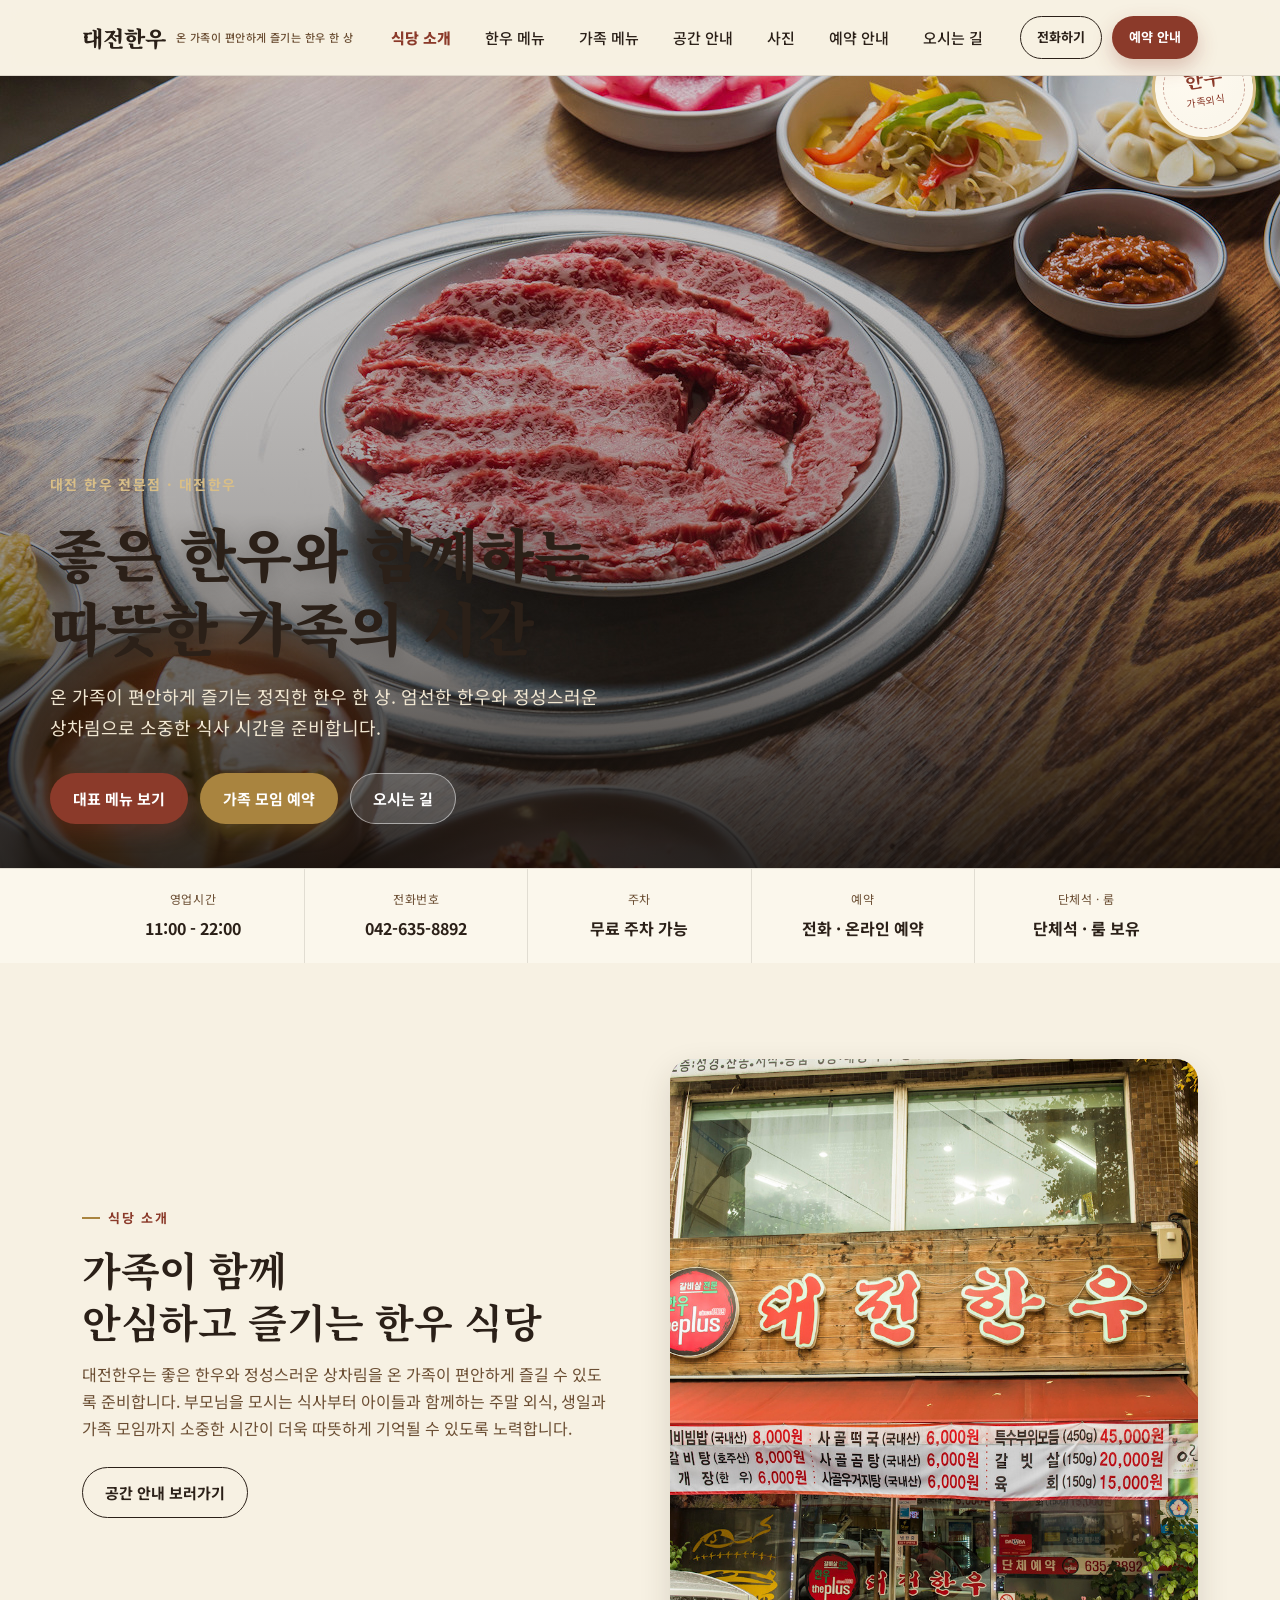
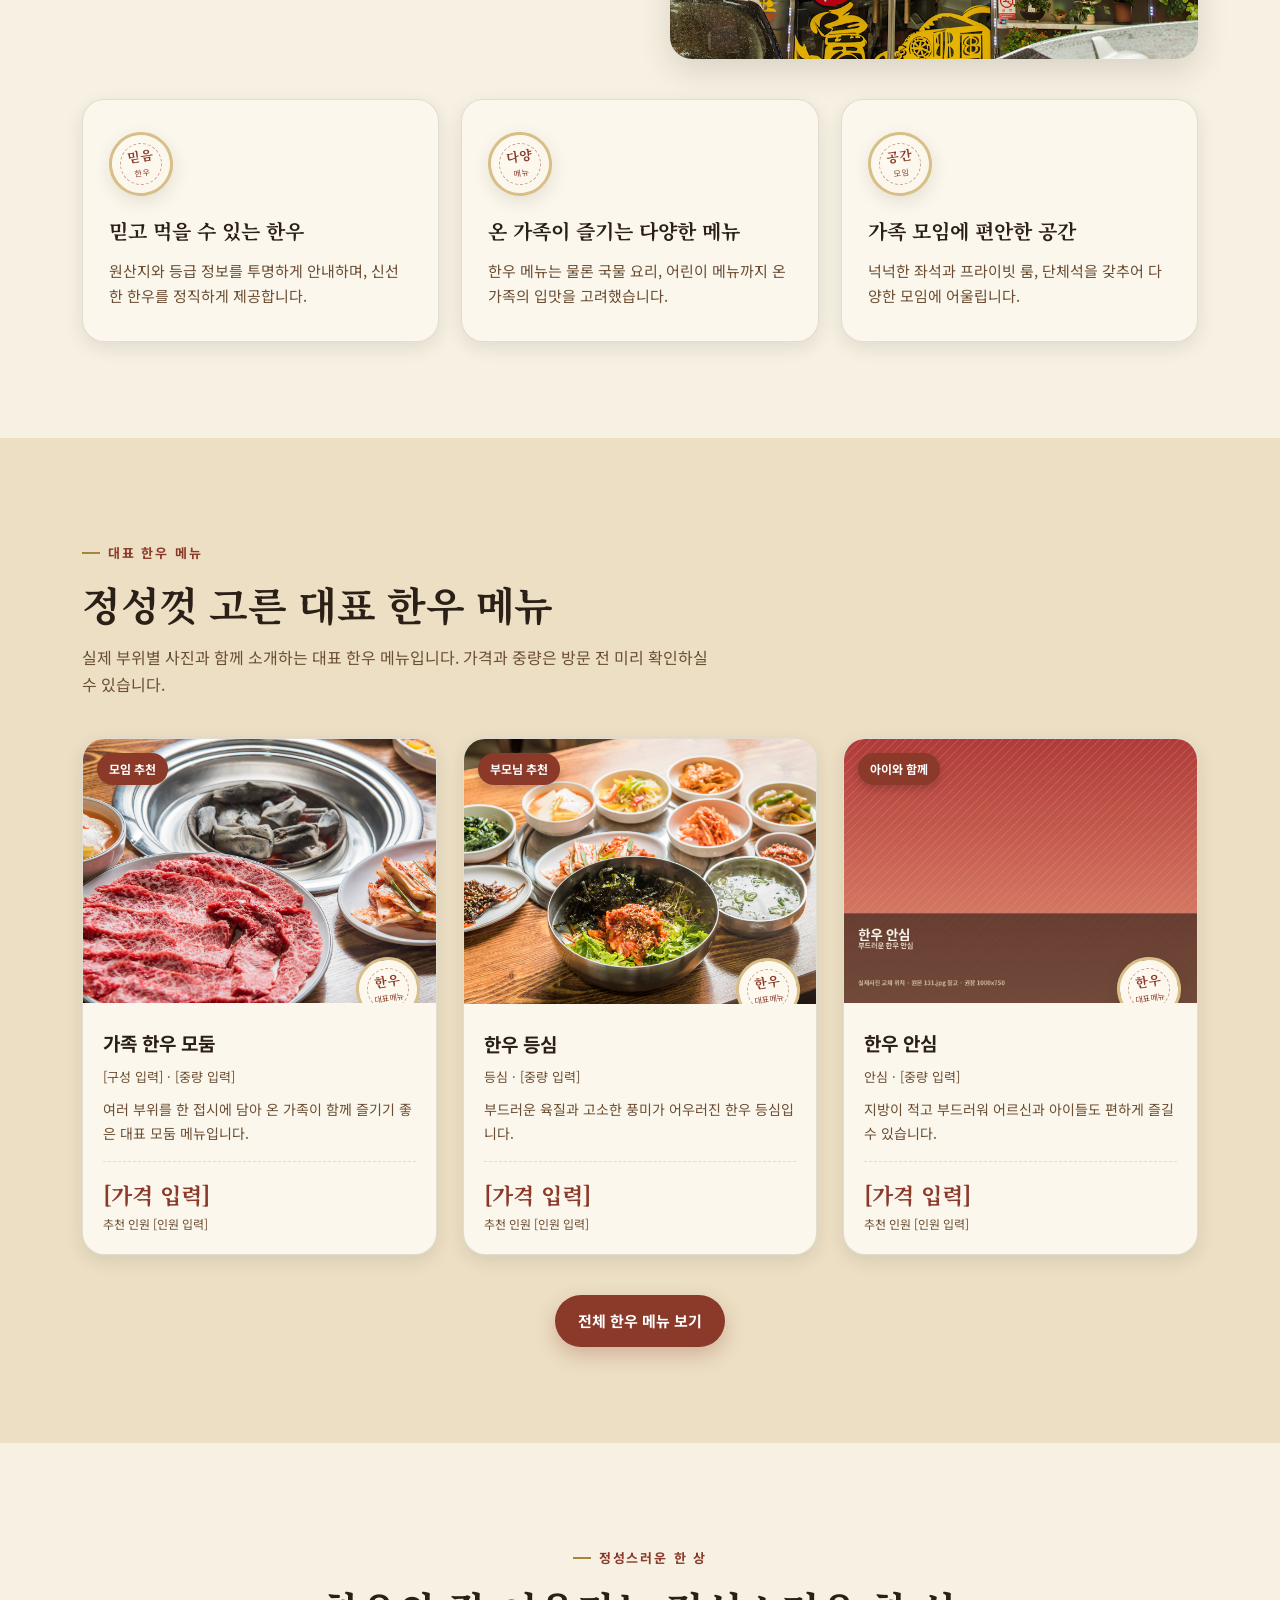
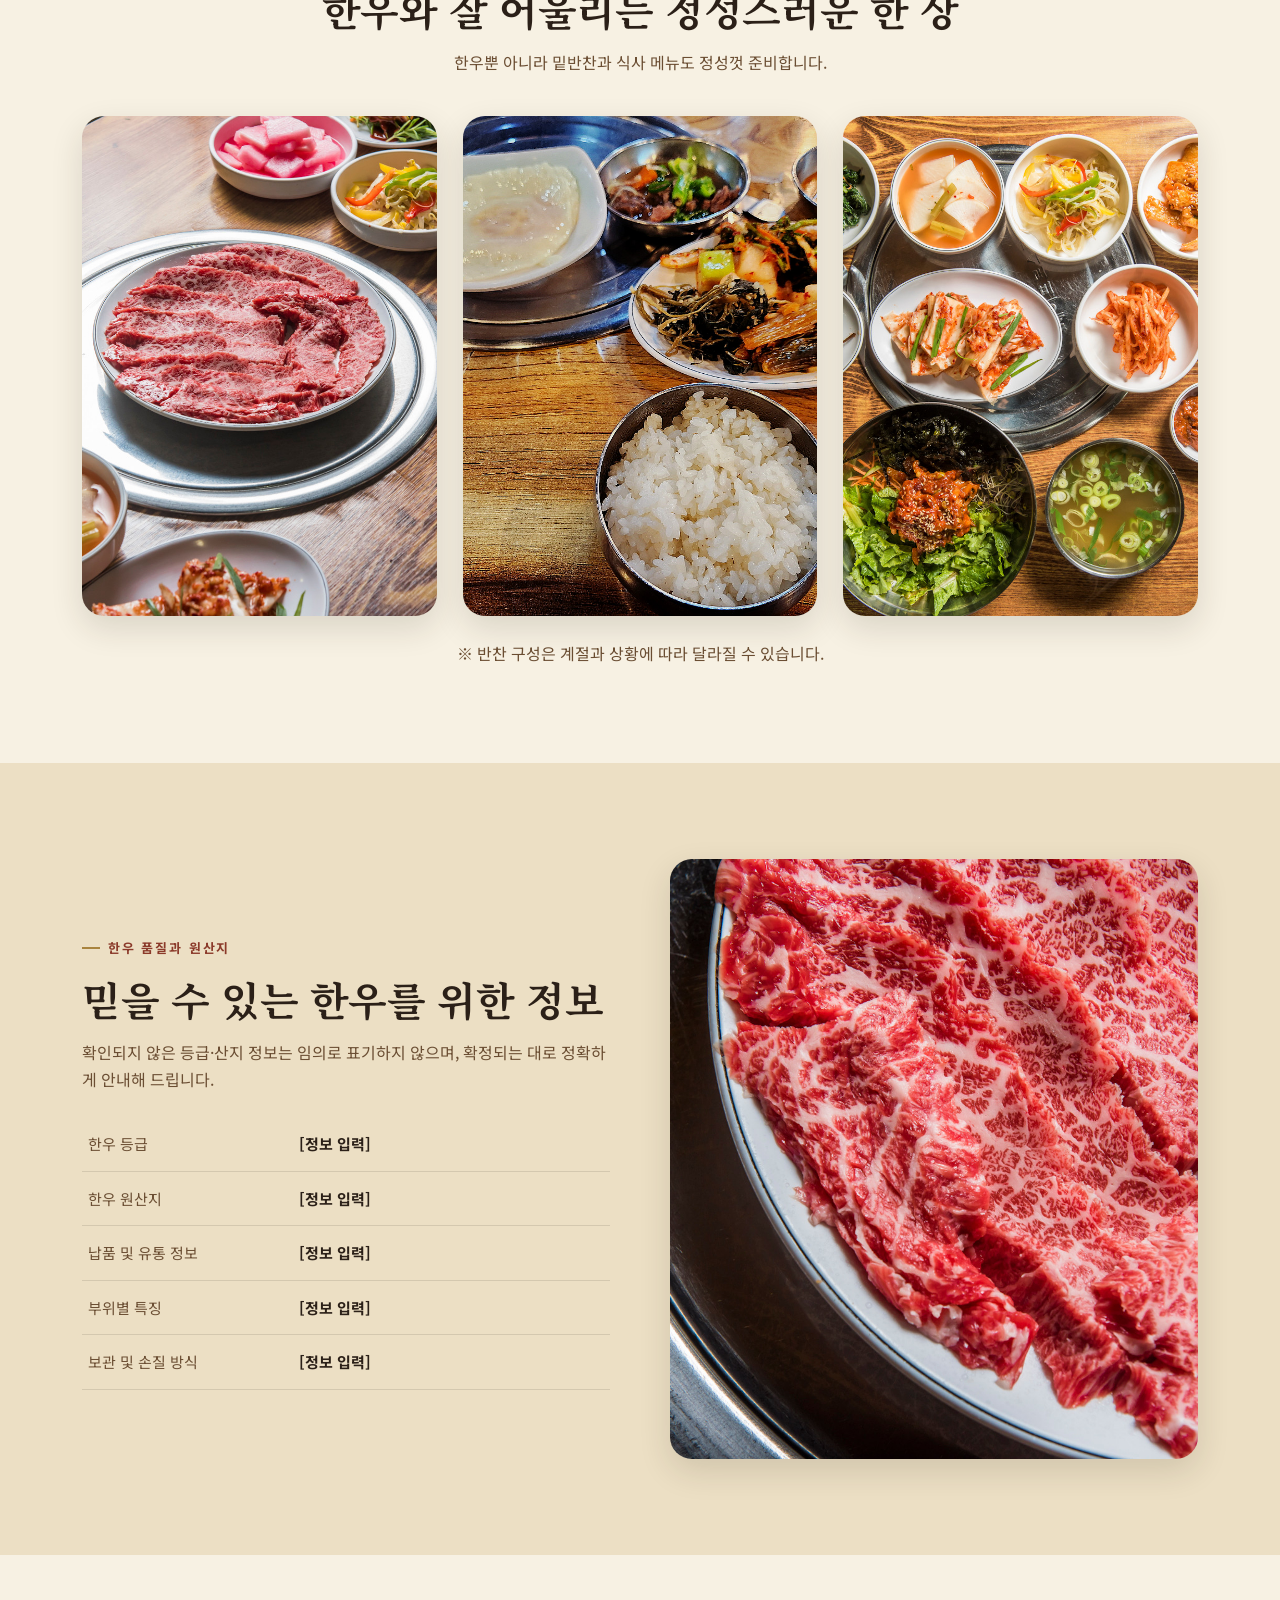
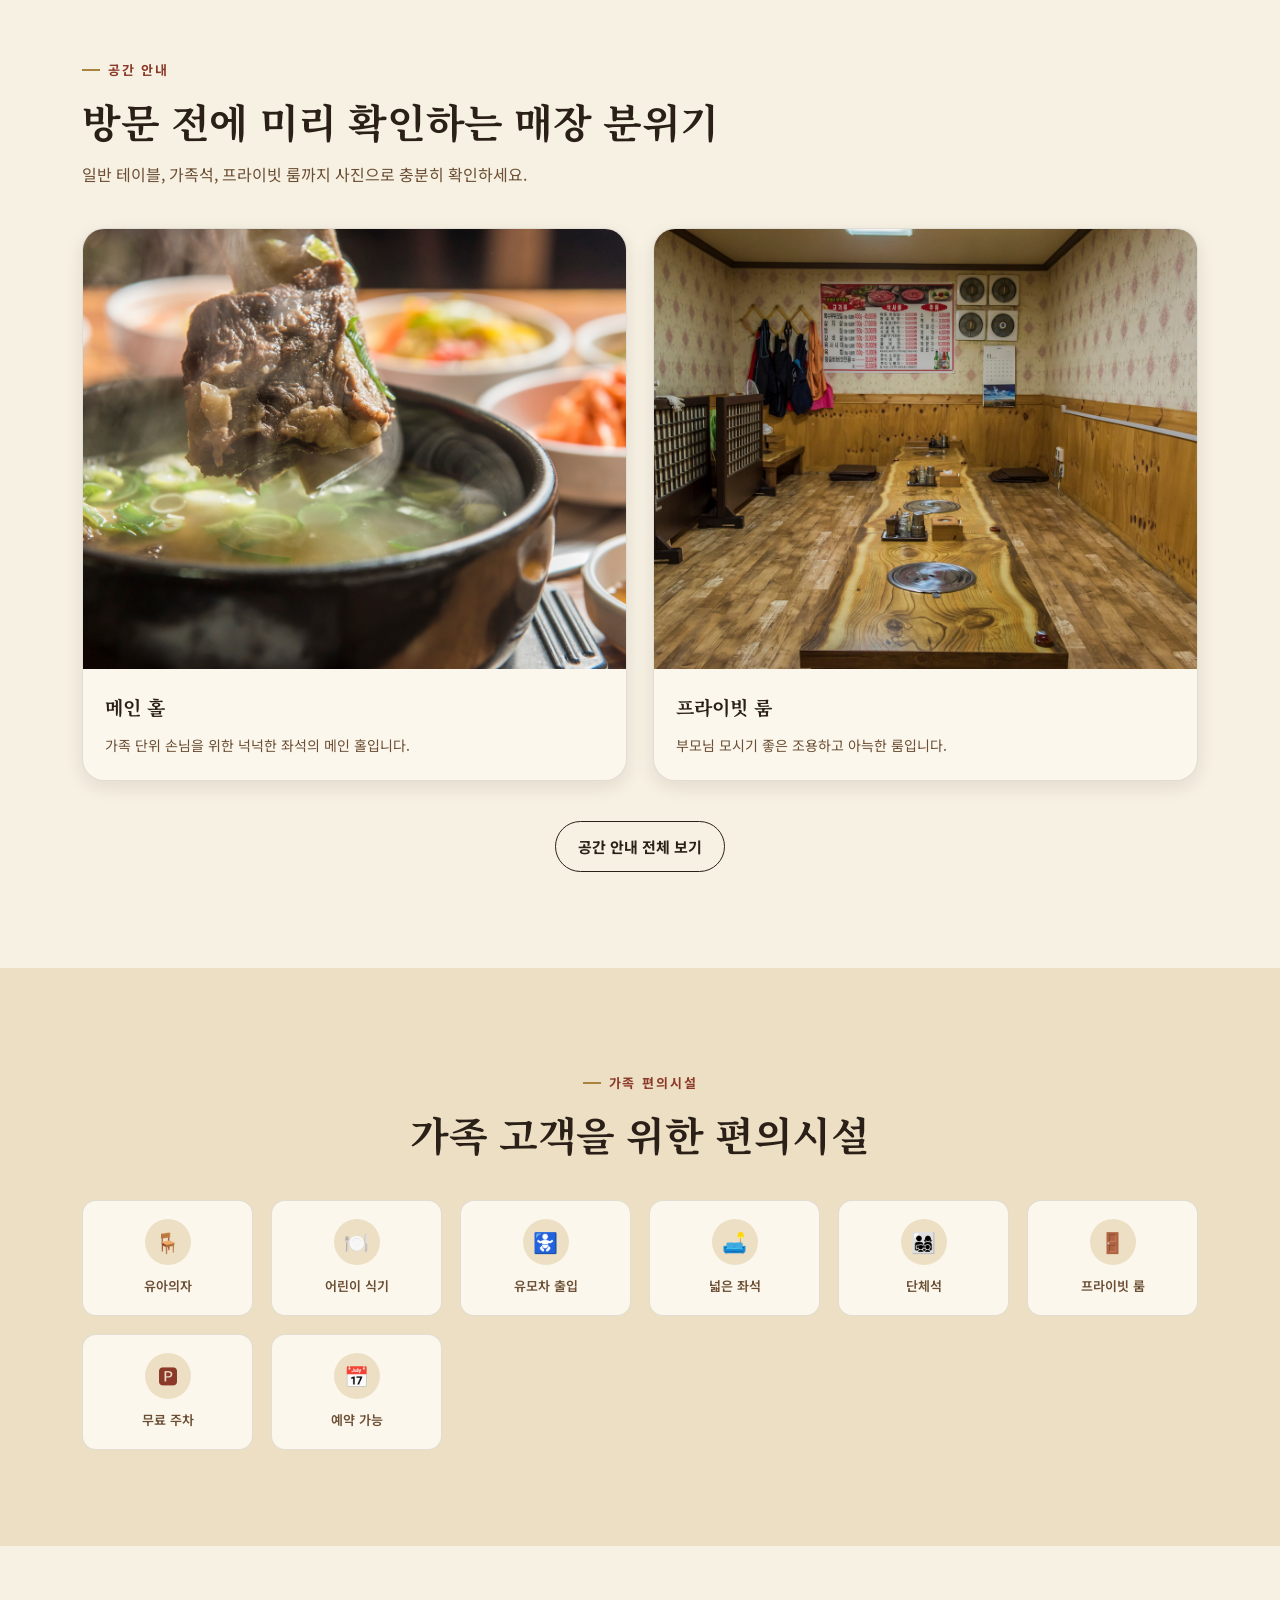
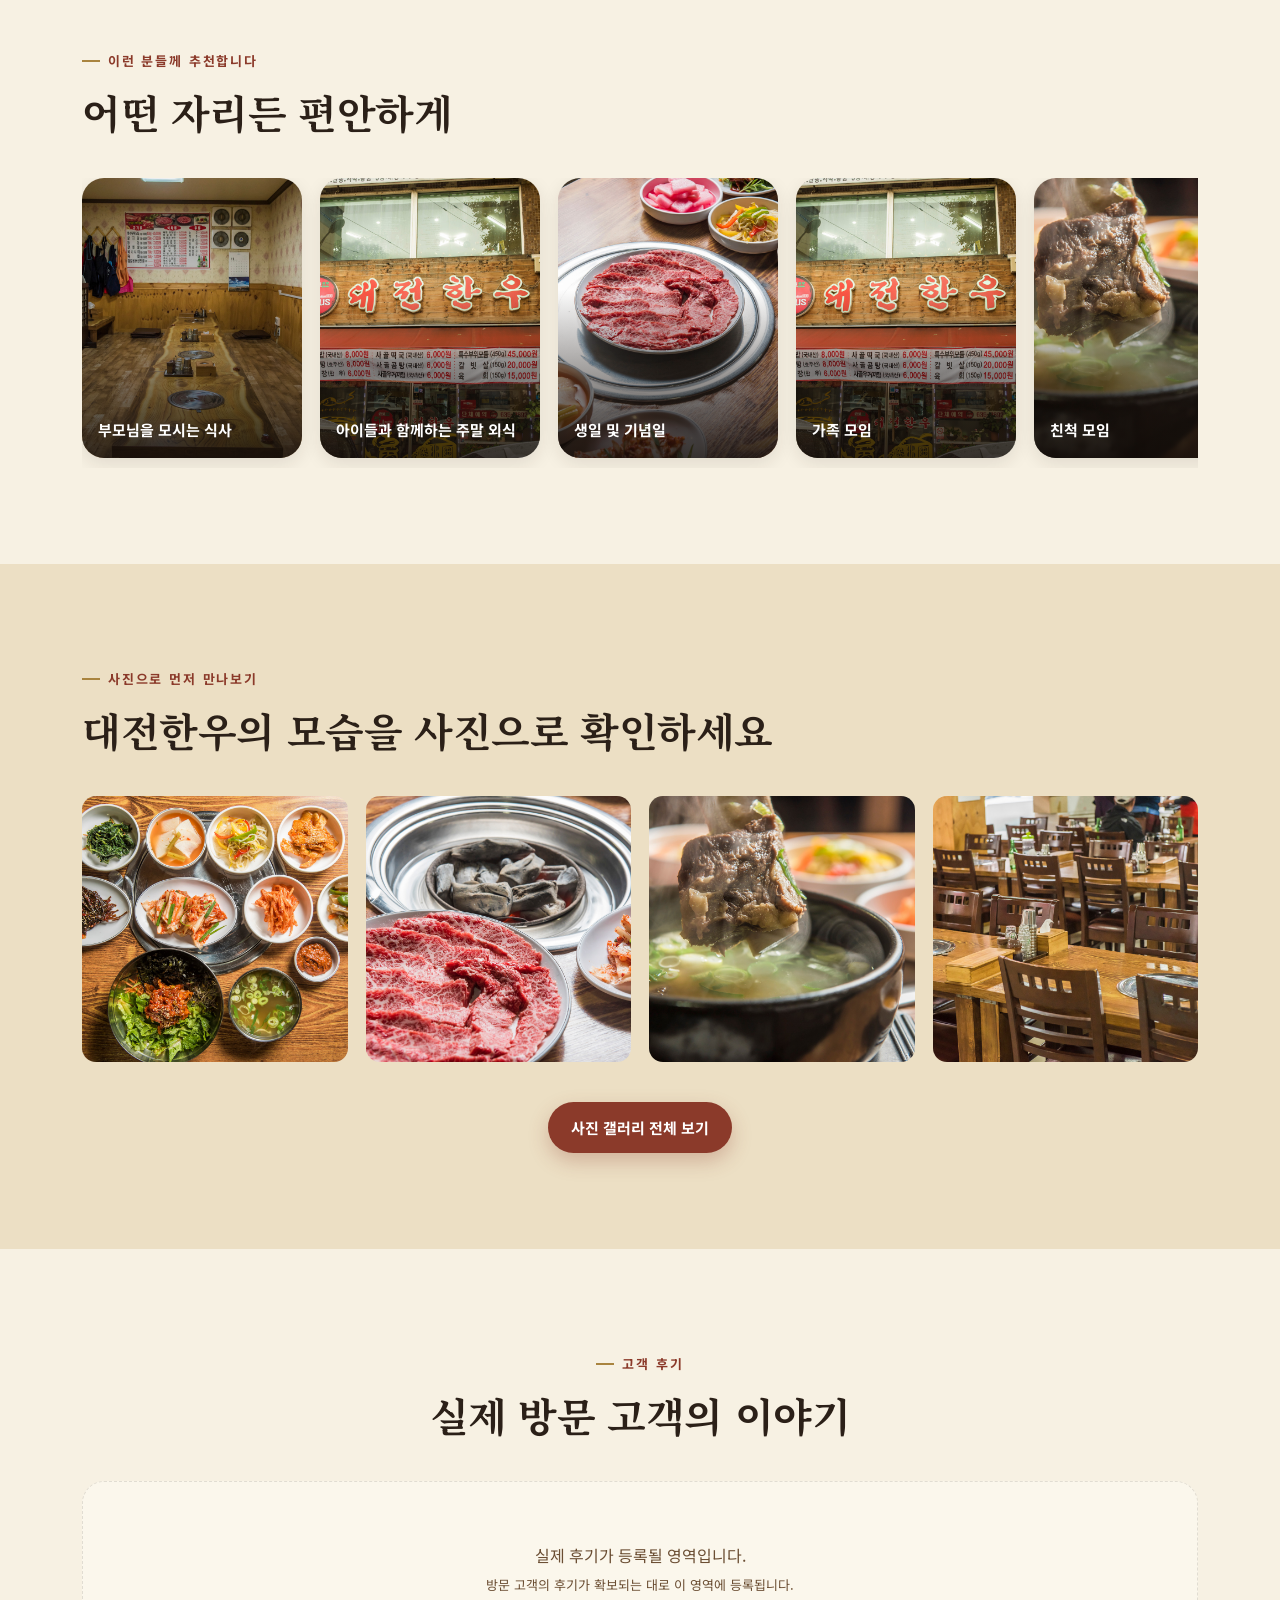
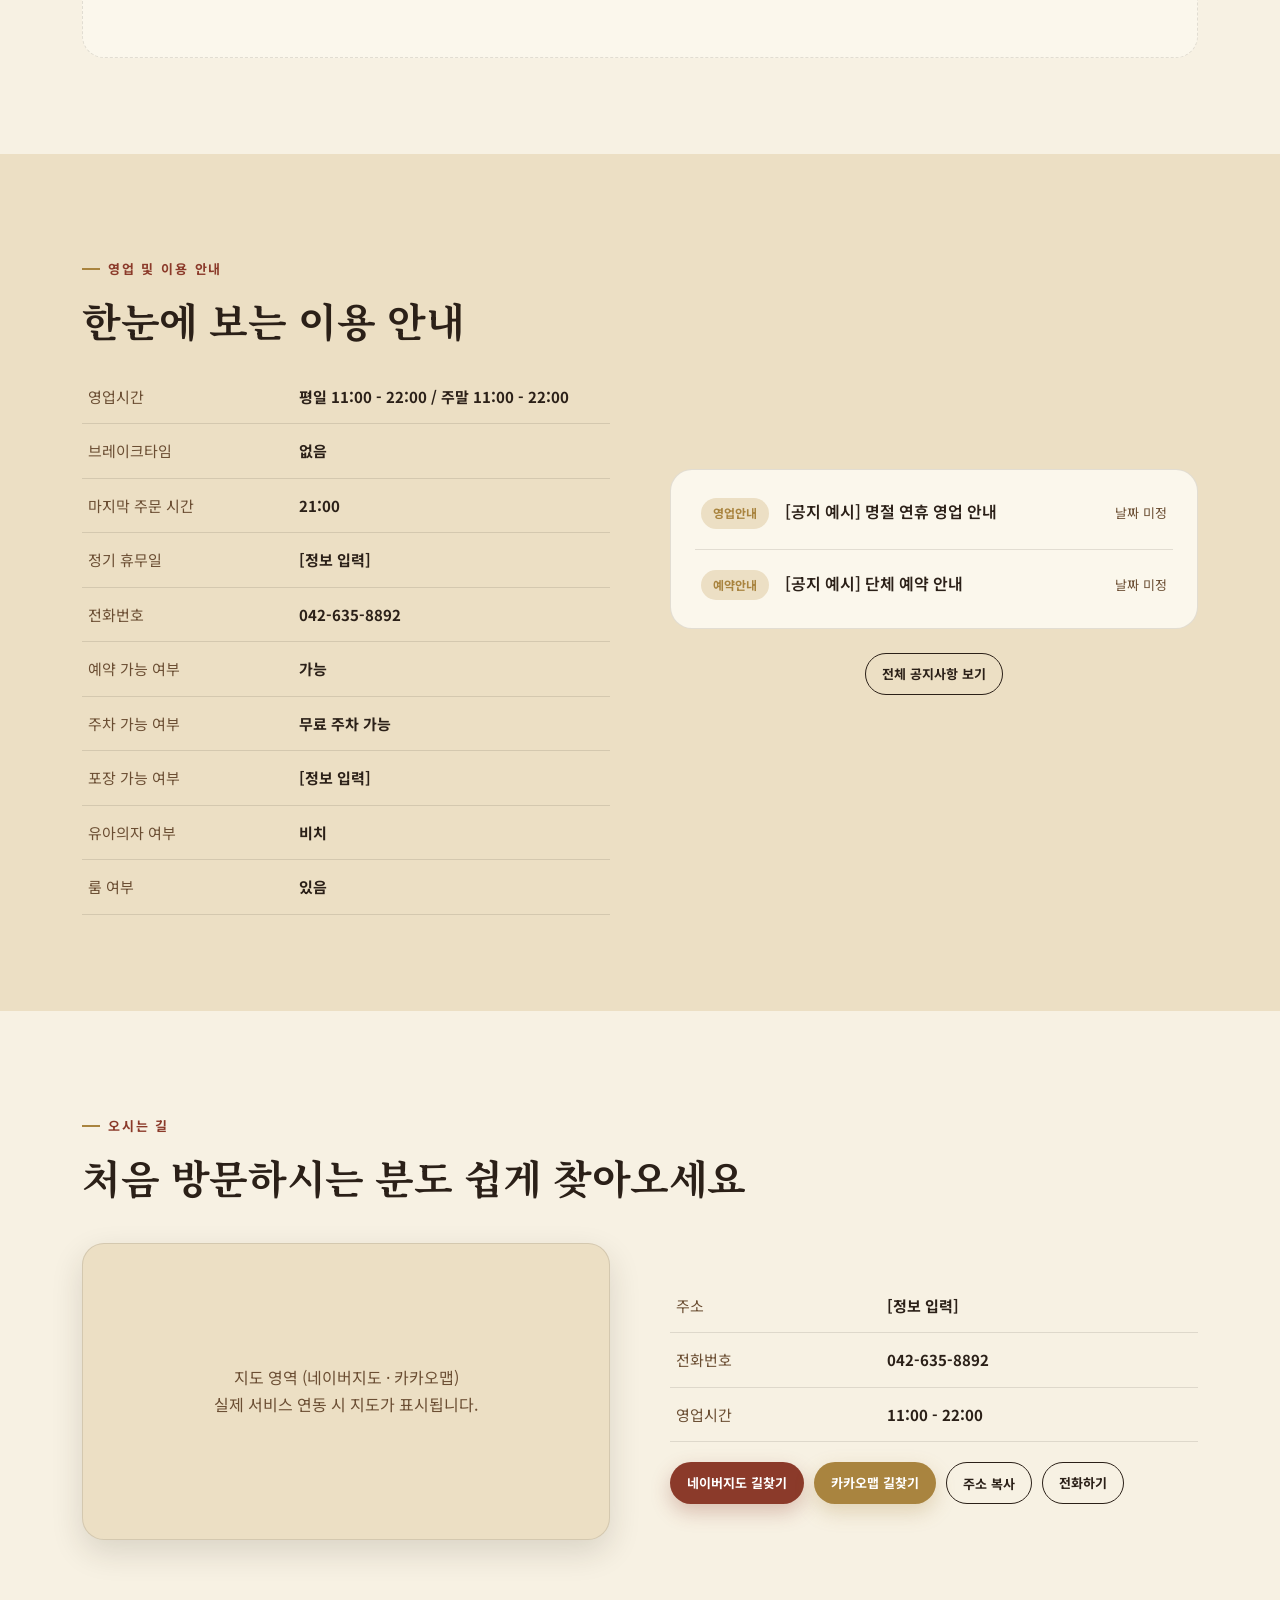
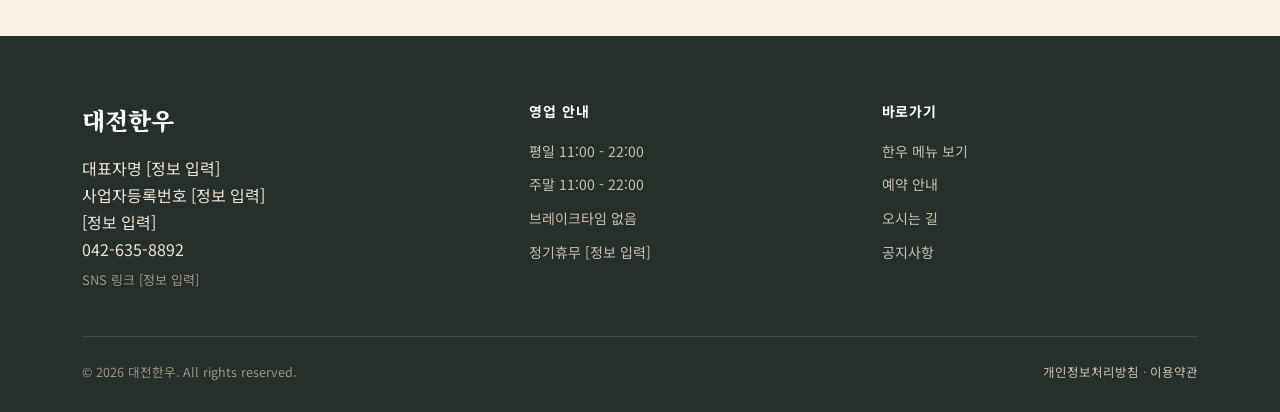
<file: index.html>
<!DOCTYPE html>
<html lang="ko">
<head>
<meta charset="UTF-8">
<meta name="viewport" content="width=device-width, initial-scale=1.0, viewport-fit=cover">
<title>대전한우 | 대전 한우 맛집 · 가족 외식 · 가족 모임 식당</title>
<meta name="description" content="대전한우는 온 가족이 편안하게 좋은 한우를 즐길 수 있는 대전 한우 전문점입니다. 부모님 식사, 가족 모임, 생일, 단체 모임에 어울리는 넉넉한 공간과 룸을 갖추고 있습니다.">
<meta name="keywords" content="대전 한우 맛집, 대전 가족 외식, 대전 가족 모임 식당, 대전 부모님 식사, 대전 단체 식당, 대전 한우 전문점, 대전 룸 식당, 대전 주차 가능한 식당">
<link rel="canonical" href="index.html">

<!-- Open Graph -->
<meta property="og:type" content="restaurant">
<meta property="og:title" content="대전한우 | 온 가족이 편안하게 즐기는 한우 한 상">
<meta property="og:description" content="좋은 한우와 정성스러운 상차림, 부모님을 모시는 식사부터 가족 모임까지 편안하게 즐기는 대전 한우 전문점.">
<meta property="og:image" content="images/hero-main.jpg">
<meta property="og:locale" content="ko_KR">

<link rel="stylesheet" href="css/style.css">
</head>
<body>
<a href="#main" class="skip-link">본문 바로가기</a>
<div id="site-header"></div>

<main id="main">

  <!-- ============ 히어로 ============ -->
  <section class="hero" id="hero">
    <div class="hero-media">
      <img src="images/hero-main.jpg" alt="대전한우 대표 한우 상차림, 온 가족이 함께 즐기는 따뜻한 한 상" fetchpriority="high">
    </div>
    <div class="hero-stamp grade-stamp"><b>한우</b><span>가족외식</span></div>
    <div class="container hero-content">
      <div class="hero-eyebrow">대전 한우 전문점 · 대전한우</div>
      <h1 class="hero-title">좋은 한우와 함께하는<br>따뜻한 가족의 시간</h1>
      <p class="hero-sub">온 가족이 편안하게 즐기는 정직한 한우 한 상. 엄선한 한우와 정성스러운 상차림으로 소중한 식사 시간을 준비합니다.</p>
      <div class="hero-actions">
        <a href="menu.html" class="btn btn--primary">대표 메뉴 보기</a>
        <a href="reservation.html" class="btn btn--brass">가족 모임 예약</a>
        <a href="location.html" class="btn btn--ghost-light">오시는 길</a>
      </div>
    </div>
  </section>

  <div class="hero-info-bar">
    <div class="container">
      <div class="hero-info-grid">
        <div class="hero-info-item"><div class="label">영업시간</div><div class="value" data-fill="hours">-</div></div>
        <div class="hero-info-item"><div class="label">전화번호</div><div class="value" data-fill="phone">-</div></div>
        <div class="hero-info-item"><div class="label">주차</div><div class="value">무료 주차 가능</div></div>
        <div class="hero-info-item"><div class="label">예약</div><div class="value">전화 · 온라인 예약</div></div>
        <div class="hero-info-item"><div class="label">단체석 · 룸</div><div class="value">단체석 · 룸 보유</div></div>
      </div>
    </div>
  </div>

  <!-- ============ 식당 소개 ============ -->
  <section class="section" id="about">
    <div class="container">
      <div class="about-grid">
        <div>
          <div class="eyebrow">식당 소개</div>
          <h2 class="section-title">가족이 함께<br>안심하고 즐기는 한우 식당</h2>
          <p class="section-sub">대전한우는 좋은 한우와 정성스러운 상차림을 온 가족이 편안하게 즐길 수 있도록 준비합니다. 부모님을 모시는 식사부터 아이들과 함께하는 주말 외식, 생일과 가족 모임까지 소중한 시간이 더욱 따뜻하게 기억될 수 있도록 노력합니다.</p>
          <a href="space.html" class="btn btn--outline mt-24">공간 안내 보러가기</a>
        </div>
        <div class="about-media">
          <img src="images/family-table.jpg" alt="가족이 편안하게 둘러앉는 대전한우 식사 테이블" loading="lazy" width="800" height="600">
        </div>
      </div>

      <div class="value-grid mt-40">
        <div class="value-card">
          <div class="grade-stamp small"><b>믿음</b><span>한우</span></div>
          <h3>믿고 먹을 수 있는 한우</h3>
          <p>원산지와 등급 정보를 투명하게 안내하며, 신선한 한우를 정직하게 제공합니다.</p>
        </div>
        <div class="value-card">
          <div class="grade-stamp small"><b>다양</b><span>메뉴</span></div>
          <h3>온 가족이 즐기는 다양한 메뉴</h3>
          <p>한우 메뉴는 물론 국물 요리, 어린이 메뉴까지 온 가족의 입맛을 고려했습니다.</p>
        </div>
        <div class="value-card">
          <div class="grade-stamp small"><b>공간</b><span>모임</span></div>
          <h3>가족 모임에 편안한 공간</h3>
          <p>넉넉한 좌석과 프라이빗 룸, 단체석을 갖추어 다양한 모임에 어울립니다.</p>
        </div>
      </div>
    </div>
  </section>

  <!-- ============ 대표 한우 메뉴 ============ -->
  <section class="section section--alt" id="hanwoo">
    <div class="container">
      <div class="section-head">
        <div class="eyebrow">대표 한우 메뉴</div>
        <h2 class="section-title">정성껏 고른 대표 한우 메뉴</h2>
        <p class="section-sub">실제 부위별 사진과 함께 소개하는 대표 한우 메뉴입니다. 가격과 중량은 방문 전 미리 확인하실 수 있습니다.</p>
      </div>
      <div class="menu-grid" id="menuHighlights"></div>
      <div class="text-center mt-40">
        <a href="menu.html" class="btn btn--primary">전체 한우 메뉴 보기</a>
      </div>
    </div>
  </section>

  <!-- ============ 정성스러운 상차림 ============ -->
  <section class="section" id="table-setting">
    <div class="container">
      <div class="section-head section-head--center">
        <div class="eyebrow">정성스러운 한 상</div>
        <h2 class="section-title">한우와 잘 어울리는 정성스러운 한 상</h2>
        <p class="section-sub">한우뿐 아니라 밑반찬과 식사 메뉴도 정성껏 준비합니다.</p>
      </div>
      <div class="menu-grid">
        <div class="about-media"><img src="images/family-full-table.jpg" alt="온 가족을 위한 정성스러운 한 상 전체 모습" loading="lazy" width="700" height="500"></div>
        <div class="about-media"><img src="images/banchan-set.jpg" alt="정갈하게 준비된 밑반찬 모음" loading="lazy" width="700" height="500"></div>
        <div class="about-media"><img src="images/gomtang-serve.jpg" alt="뜨끈하게 끓여낸 한우 곰탕" loading="lazy" width="700" height="500"></div>
      </div>
      <p class="section-sub text-center" style="margin-left:auto;margin-right:auto;margin-top:24px;">※ 반찬 구성은 계절과 상황에 따라 달라질 수 있습니다.</p>
    </div>
  </section>

  <!-- ============ 한우 품질과 원산지 ============ -->
  <section class="section section--alt" id="quality">
    <div class="container">
      <div class="about-grid">
        <div>
          <div class="eyebrow">한우 품질과 원산지</div>
          <h2 class="section-title">믿을 수 있는 한우를 위한 정보</h2>
          <p class="section-sub">확인되지 않은 등급·산지 정보는 임의로 표기하지 않으며, 확정되는 대로 정확하게 안내해 드립니다.</p>
          <table class="info-table mt-24">
            <tbody id="qualityTable"></tbody>
          </table>
        </div>
        <div class="about-media">
          <img src="images/origin-board.jpg" alt="한우 원산지 표시판 자리, 실제 원산지 표시판 사진으로 교체 예정" loading="lazy" width="800" height="600">
        </div>
      </div>
    </div>
  </section>

  <!-- ============ 공간 안내 미리보기 ============ -->
  <section class="section" id="space-preview">
    <div class="container">
      <div class="section-head">
        <div class="eyebrow">공간 안내</div>
        <h2 class="section-title">방문 전에 미리 확인하는 매장 분위기</h2>
        <p class="section-sub">일반 테이블, 가족석, 프라이빗 룸까지 사진으로 충분히 확인하세요.</p>
      </div>
      <div class="space-grid">
        <div class="space-card">
          <img src="images/interior-main.jpg" alt="넉넉한 좌석을 갖춘 대전한우 메인 홀" loading="lazy" width="700" height="440">
          <div class="space-card-body">
            <h3>메인 홀</h3>
            <p style="color:var(--brown-mid);font-size:14px;">가족 단위 손님을 위한 넉넉한 좌석의 메인 홀입니다.</p>
          </div>
        </div>
        <div class="space-card">
          <img src="images/private-room.jpg" alt="가족 모임하기 좋은 대전한우 프라이빗 룸" loading="lazy" width="700" height="440">
          <div class="space-card-body">
            <h3>프라이빗 룸</h3>
            <p style="color:var(--brown-mid);font-size:14px;">부모님 모시기 좋은 조용하고 아늑한 룸입니다.</p>
          </div>
        </div>
      </div>
      <div class="text-center mt-40">
        <a href="space.html" class="btn btn--outline">공간 안내 전체 보기</a>
      </div>
    </div>
  </section>

  <!-- ============ 가족 편의시설 ============ -->
  <section class="section section--alt" id="amenities">
    <div class="container">
      <div class="section-head section-head--center">
        <div class="eyebrow">가족 편의시설</div>
        <h2 class="section-title">가족 고객을 위한 편의시설</h2>
      </div>
      <div class="amenity-grid" id="amenityGrid"></div>
    </div>
  </section>

  <!-- ============ 추천 방문 목적 ============ -->
  <section class="section" id="purpose">
    <div class="container">
      <div class="section-head">
        <div class="eyebrow">이런 분들께 추천합니다</div>
        <h2 class="section-title">어떤 자리든 편안하게</h2>
      </div>
      <div class="purpose-scroll" id="purposeScroll"></div>
    </div>
  </section>

  <!-- ============ 사진 갤러리 미리보기 ============ -->
  <section class="section section--alt" id="gallery-preview">
    <div class="container">
      <div class="section-head">
        <div class="eyebrow">사진으로 먼저 만나보기</div>
        <h2 class="section-title">대전한우의 모습을 사진으로 확인하세요</h2>
      </div>
      <div class="gallery-grid">
        <div class="gallery-item"><img src="images/meat-raw-showcase.jpg" alt="신선한 대전한우 생고기" loading="lazy" width="400" height="400"></div>
        <div class="gallery-item"><img src="images/menu-special.jpg" alt="숯불에 구워지는 한우 모둠" loading="lazy" width="400" height="400"></div>
        <div class="gallery-item"><img src="images/interior-main.jpg" alt="대전한우 메인 홀 내부" loading="lazy" width="400" height="400"></div>
        <div class="gallery-item"><img src="images/exterior.jpg" alt="대전한우 매장 외관" loading="lazy" width="400" height="400"></div>
      </div>
      <div class="text-center mt-40">
        <a href="gallery.html" class="btn btn--primary">사진 갤러리 전체 보기</a>
      </div>
    </div>
  </section>

  <!-- ============ 실제 고객 후기 ============ -->
  <section class="section" id="reviews">
    <div class="container">
      <div class="section-head section-head--center">
        <div class="eyebrow">고객 후기</div>
        <h2 class="section-title">실제 방문 고객의 이야기</h2>
      </div>
      <div class="review-grid">
        <div class="review-empty">실제 후기가 등록될 영역입니다.<br><span style="font-size:13px;">방문 고객의 후기가 확보되는 대로 이 영역에 등록됩니다.</span></div>
      </div>
    </div>
  </section>

  <!-- ============ 영업 및 이용 안내 ============ -->
  <section class="section section--alt" id="business-info">
    <div class="container">
      <div class="about-grid">
        <div>
          <div class="eyebrow">영업 및 이용 안내</div>
          <h2 class="section-title">한눈에 보는 이용 안내</h2>
          <table class="info-table mt-24">
            <tbody id="businessInfoTable"></tbody>
          </table>
        </div>
        <div>
          <div class="notice-preview" id="noticePreviewMain"></div>
          <div class="text-center mt-24">
            <a href="notice.html" class="btn btn--outline btn--sm">전체 공지사항 보기</a>
          </div>
        </div>
      </div>
    </div>
  </section>

  <!-- ============ 오시는 길 미리보기 ============ -->
  <section class="section" id="location-preview">
    <div class="container">
      <div class="section-head">
        <div class="eyebrow">오시는 길</div>
        <h2 class="section-title">처음 방문하시는 분도 쉽게 찾아오세요</h2>
      </div>
      <div class="about-grid">
        <div class="map-wrap">
          지도 영역 (네이버지도 · 카카오맵)<br>실제 서비스 연동 시 지도가 표시됩니다.
        </div>
        <div>
          <table class="info-table">
            <tr><td>주소</td><td data-fill="address">[정보 입력]</td></tr>
            <tr><td>전화번호</td><td data-fill="phone">-</td></tr>
            <tr><td>영업시간</td><td data-fill="hours">-</td></tr>
          </table>
          <div class="direction-actions">
            <a class="btn btn--primary btn--sm" data-fill="naverMap" href="#">네이버지도 길찾기</a>
            <a class="btn btn--brass btn--sm" data-fill="kakaoMap" href="#">카카오맵 길찾기</a>
            <button class="btn btn--outline btn--sm" data-action="copy-address">주소 복사</button>
            <a class="btn btn--outline btn--sm" data-fill="phoneHref" href="#">전화하기</a>
          </div>
        </div>
      </div>
    </div>
  </section>

</main>

<div id="site-footer"></div>
<div id="mobile-stickybar"></div>

<script src="data/site-config.js"></script>
<script src="data/menu-data.js"></script>
<script src="js/common.js"></script>
<script src="js/page-render.js"></script>
<script>
  document.addEventListener("DOMContentLoaded", ()=>{
    renderMenuHighlights("menuHighlights", 3);
    renderQualityInfo("qualityTable");
    renderAmenities("amenityGrid");
    renderVisitPurposes("purposeScroll");
    renderNoticePreview("noticePreviewMain", 3);
    renderBusinessInfoTable("businessInfoTable");
  });
</script>
</body>
</html>
</file>
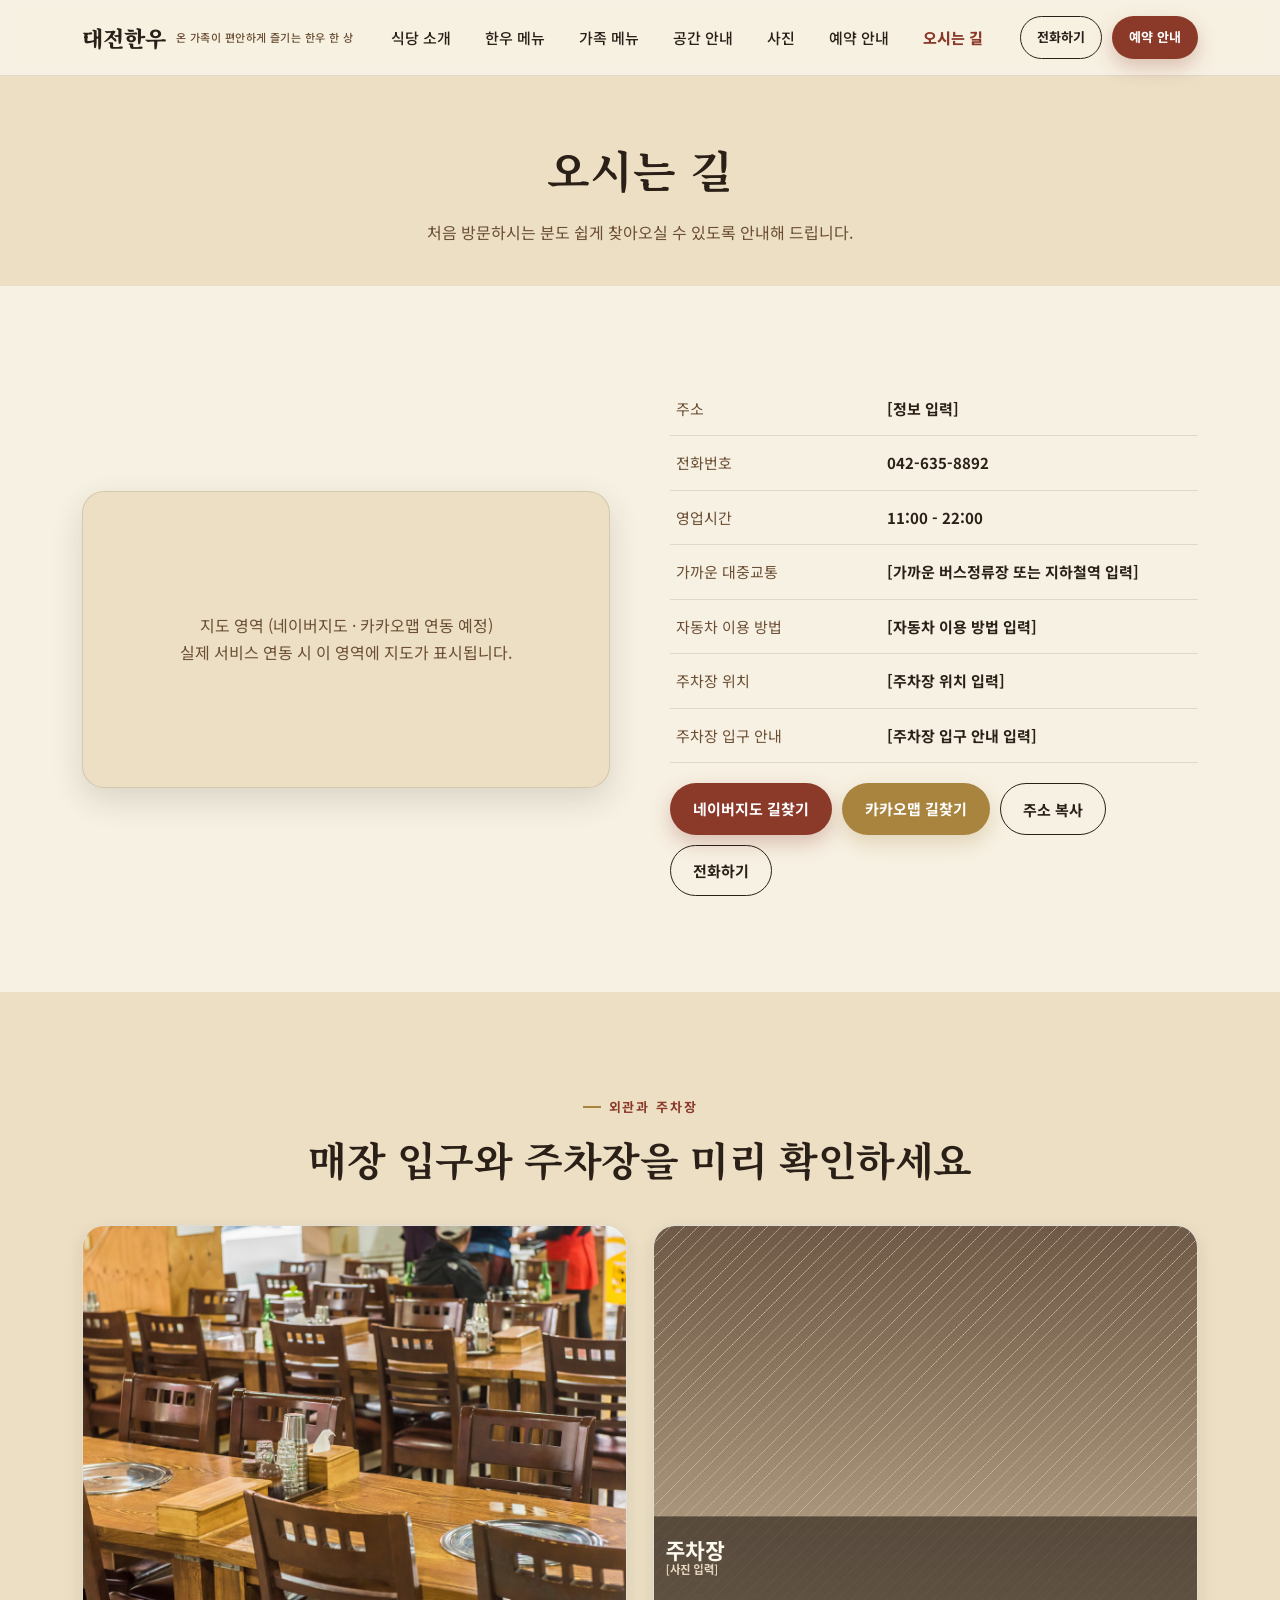
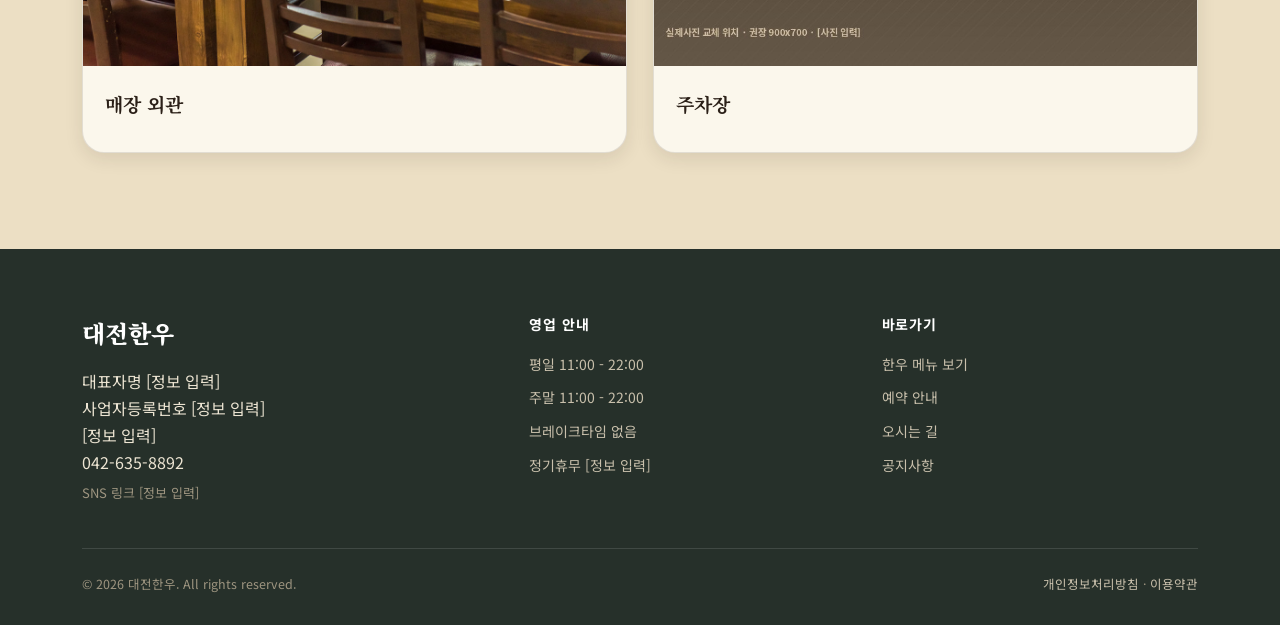
<file: location.html>
<!DOCTYPE html>
<html lang="ko">
<head>
<meta charset="UTF-8">
<meta name="viewport" content="width=device-width, initial-scale=1.0, viewport-fit=cover">
<title>오시는 길 | 대전한우</title>
<meta name="description" content="대전한우 주소, 전화번호, 주차장 위치, 대중교통 이용 방법과 네이버지도·카카오맵 길찾기를 안내합니다.">
<link rel="canonical" href="location.html">
<meta property="og:title" content="대전한우 오시는 길">
<meta property="og:image" content="images/exterior.jpg">
<link rel="stylesheet" href="css/style.css">
</head>
<body>
<div id="site-header"></div>

<main id="main">
  <div class="page-hero">
    <div class="container">
      <h1>오시는 길</h1>
      <p>처음 방문하시는 분도 쉽게 찾아오실 수 있도록 안내해 드립니다.</p>
    </div>
  </div>

  <section class="section">
    <div class="container">
      <div class="about-grid">
        <div class="map-wrap">
          지도 영역 (네이버지도 · 카카오맵 연동 예정)<br>실제 서비스 연동 시 이 영역에 지도가 표시됩니다.
        </div>
        <div>
          <table class="info-table">
            <tr><td>주소</td><td data-fill="address">[정보 입력]</td></tr>
            <tr><td>전화번호</td><td data-fill="phone">-</td></tr>
            <tr><td>영업시간</td><td data-fill="hours">-</td></tr>
            <tr><td>가까운 대중교통</td><td>[가까운 버스정류장 또는 지하철역 입력]</td></tr>
            <tr><td>자동차 이용 방법</td><td>[자동차 이용 방법 입력]</td></tr>
            <tr><td>주차장 위치</td><td>[주차장 위치 입력]</td></tr>
            <tr><td>주차장 입구 안내</td><td>[주차장 입구 안내 입력]</td></tr>
          </table>
          <div class="direction-actions">
            <a class="btn btn--primary" data-fill="naverMap" href="#">네이버지도 길찾기</a>
            <a class="btn btn--brass" data-fill="kakaoMap" href="#">카카오맵 길찾기</a>
            <button class="btn btn--outline" data-action="copy-address">주소 복사</button>
            <a class="btn btn--outline" data-fill="phoneHref" href="#">전화하기</a>
          </div>
        </div>
      </div>
    </div>
  </section>

  <section class="section section--alt">
    <div class="container">
      <div class="section-head section-head--center">
        <div class="eyebrow">외관과 주차장</div>
        <h2 class="section-title">매장 입구와 주차장을 미리 확인하세요</h2>
      </div>
      <div class="space-grid">
        <div class="space-card">
          <img src="images/exterior.jpg" alt="대전한우 매장 외관" loading="lazy" width="700" height="440">
          <div class="space-card-body"><h3>매장 외관</h3></div>
        </div>
        <div class="space-card">
          <img src="images/parking.jpg" alt="대전한우 주차장" loading="lazy" width="700" height="440">
          <div class="space-card-body"><h3>주차장</h3></div>
        </div>
      </div>
    </div>
  </section>
</main>

<div id="site-footer"></div>
<div id="mobile-stickybar"></div>

<script src="data/site-config.js"></script>
<script src="data/menu-data.js"></script>
<script src="js/common.js"></script>
<script src="js/page-render.js"></script>
</body>
</html>
</file>
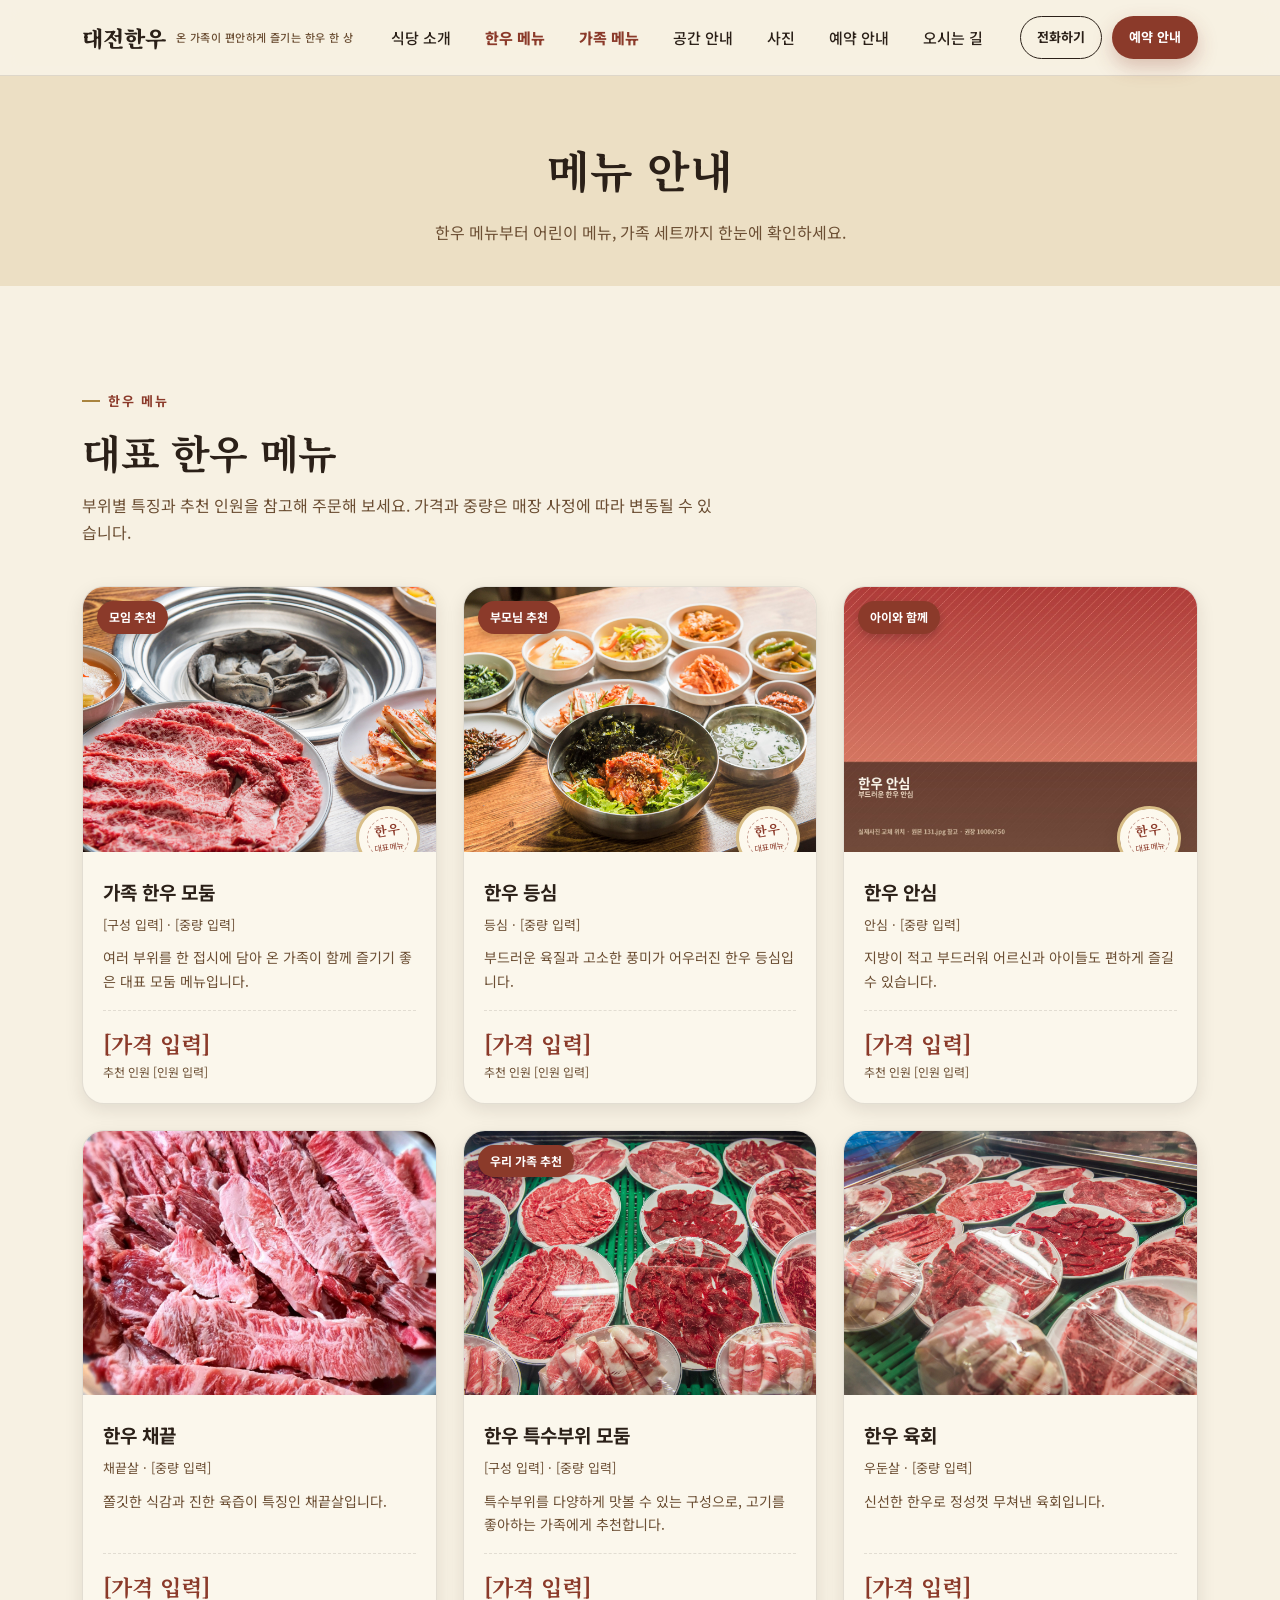
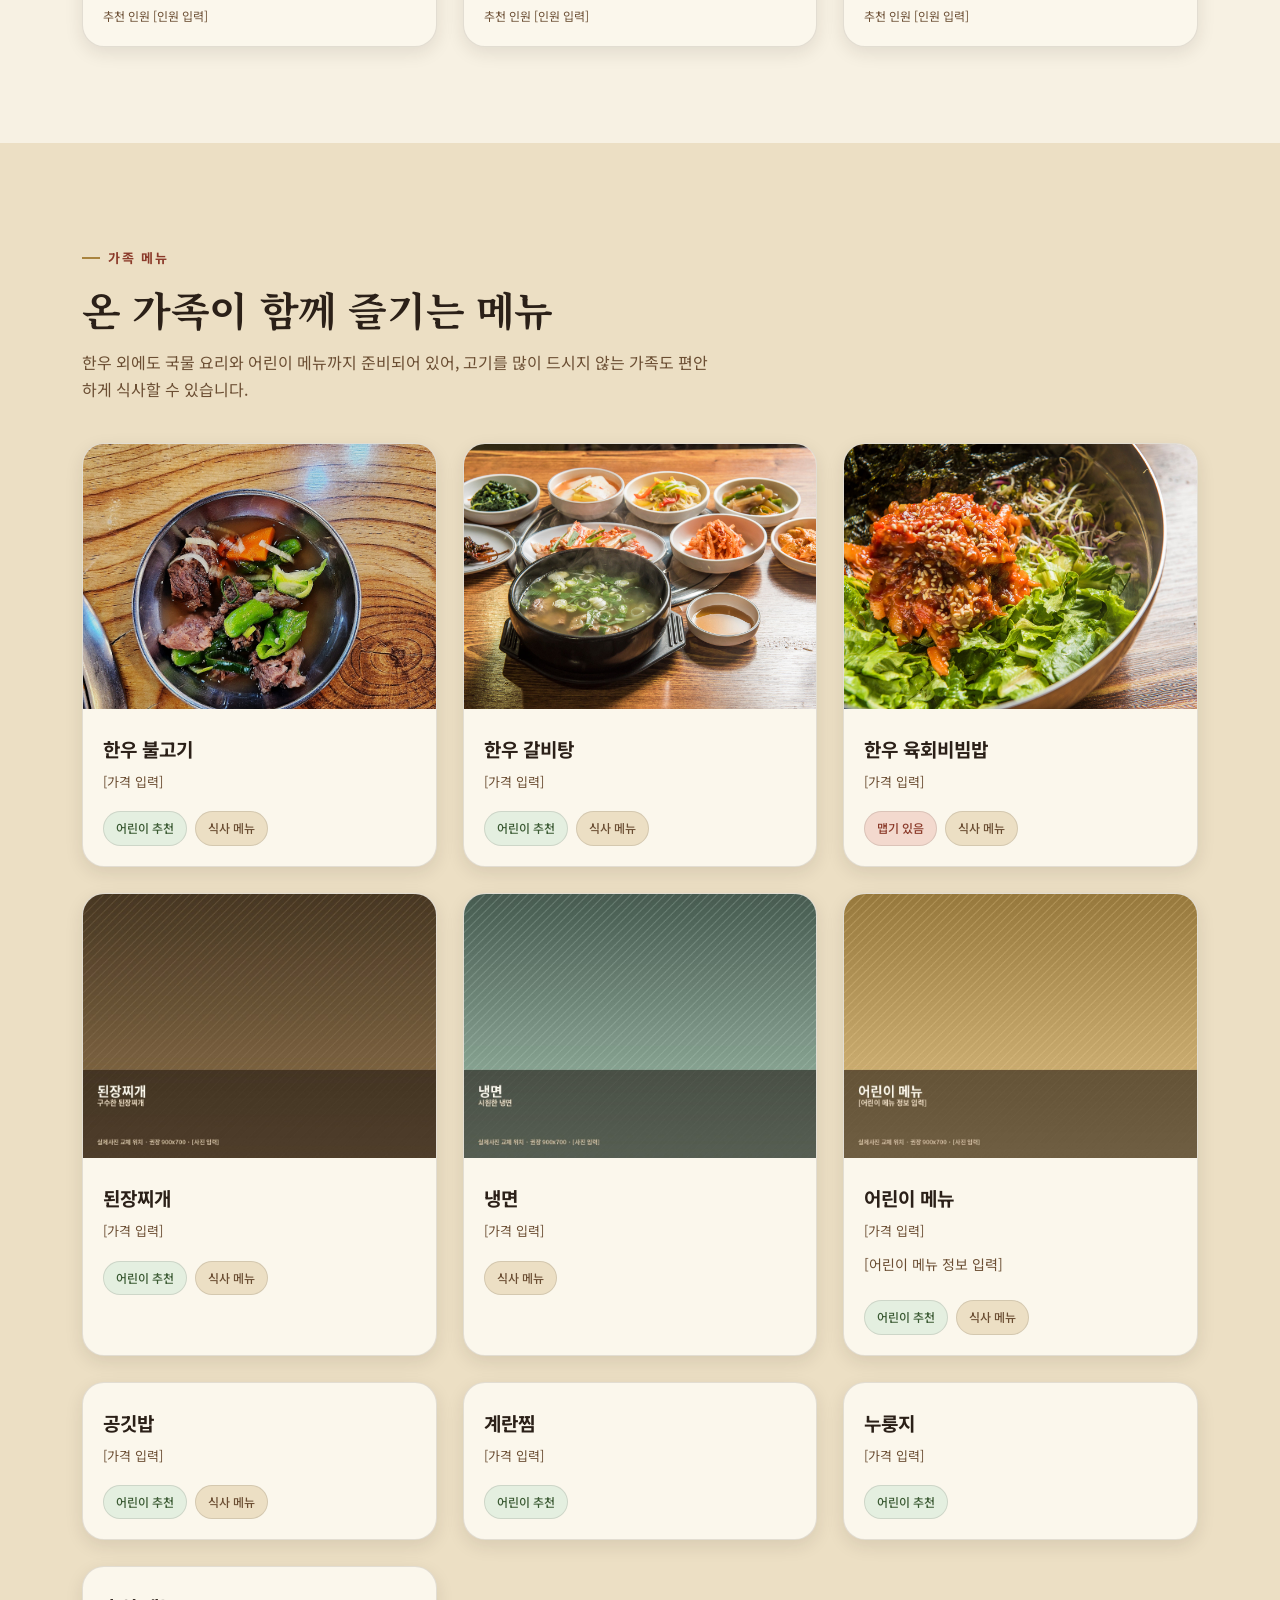
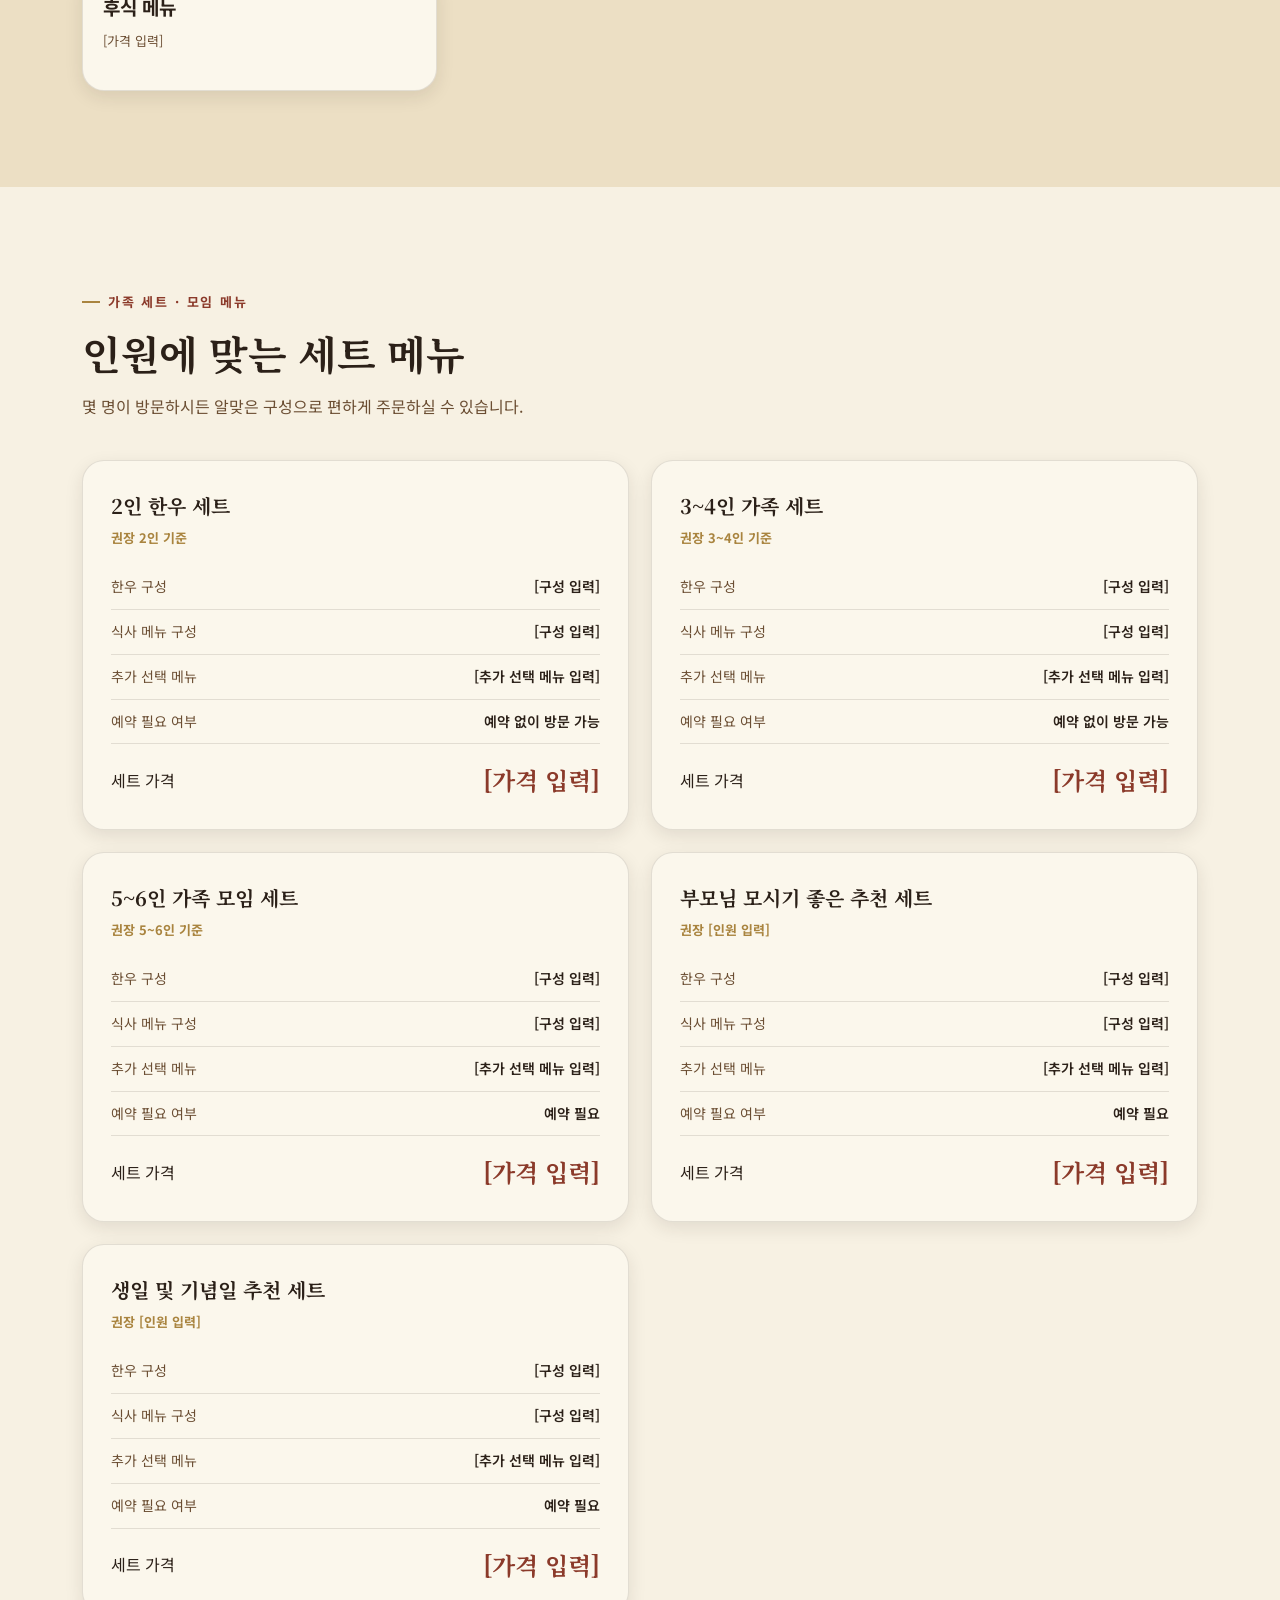
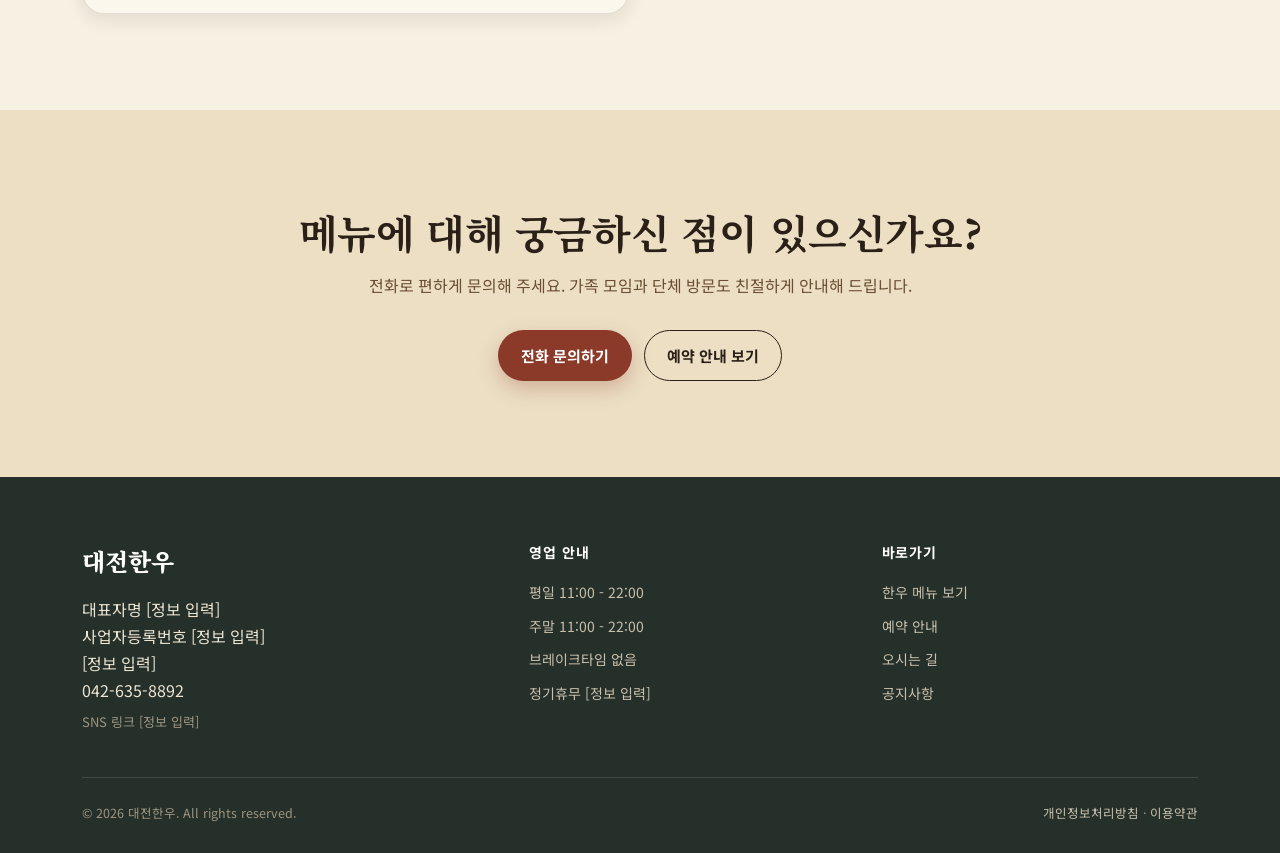
<file: menu.html>
<!DOCTYPE html>
<html lang="ko">
<head>
<meta charset="UTF-8">
<meta name="viewport" content="width=device-width, initial-scale=1.0, viewport-fit=cover">
<title>한우 메뉴 · 가족 메뉴 · 세트 메뉴 | 대전한우</title>
<meta name="description" content="대전한우의 한우 메뉴, 가족 메뉴, 인원별 가족 세트 메뉴를 가격과 함께 확인하세요. 대전 한우 전문점, 대전 가족 외식 메뉴 안내.">
<link rel="canonical" href="menu.html">
<meta property="og:title" content="대전한우 메뉴 안내">
<meta property="og:image" content="images/menu-special.jpg">
<link rel="stylesheet" href="css/style.css">
</head>
<body>
<div id="site-header"></div>

<main id="main">
  <div class="page-hero">
    <div class="container">
      <h1>메뉴 안내</h1>
      <p>한우 메뉴부터 어린이 메뉴, 가족 세트까지 한눈에 확인하세요.</p>
    </div>
  </div>

  <section class="section" id="hanwoo">
    <div class="container">
      <div class="section-head">
        <div class="eyebrow">한우 메뉴</div>
        <h2 class="section-title">대표 한우 메뉴</h2>
        <p class="section-sub">부위별 특징과 추천 인원을 참고해 주문해 보세요. 가격과 중량은 매장 사정에 따라 변동될 수 있습니다.</p>
      </div>
      <div class="menu-grid" id="hanwooMenuFull"></div>
    </div>
  </section>

  <section class="section section--alt" id="family">
    <div class="container">
      <div class="section-head">
        <div class="eyebrow">가족 메뉴</div>
        <h2 class="section-title">온 가족이 함께 즐기는 메뉴</h2>
        <p class="section-sub">한우 외에도 국물 요리와 어린이 메뉴까지 준비되어 있어, 고기를 많이 드시지 않는 가족도 편안하게 식사할 수 있습니다.</p>
      </div>
      <div class="menu-grid" id="familyMenuFull"></div>
    </div>
  </section>

  <section class="section" id="sets">
    <div class="container">
      <div class="section-head">
        <div class="eyebrow">가족 세트 · 모임 메뉴</div>
        <h2 class="section-title">인원에 맞는 세트 메뉴</h2>
        <p class="section-sub">몇 명이 방문하시든 알맞은 구성으로 편하게 주문하실 수 있습니다.</p>
      </div>
      <div class="set-grid" id="familySets"></div>
    </div>
  </section>

  <section class="section section--alt text-center">
    <div class="container">
      <h2 class="section-title">메뉴에 대해 궁금하신 점이 있으신가요?</h2>
      <p class="section-sub" style="margin-left:auto;margin-right:auto;">전화로 편하게 문의해 주세요. 가족 모임과 단체 방문도 친절하게 안내해 드립니다.</p>
      <div class="hero-actions" style="justify-content:center;">
        <a class="btn btn--primary" data-fill="phoneHref" href="#">전화 문의하기</a>
        <a class="btn btn--outline" href="reservation.html">예약 안내 보기</a>
      </div>
    </div>
  </section>
</main>

<div id="site-footer"></div>
<div id="mobile-stickybar"></div>

<script src="data/site-config.js"></script>
<script src="data/menu-data.js"></script>
<script src="js/common.js"></script>
<script src="js/page-render.js"></script>
<script>
  document.addEventListener("DOMContentLoaded", ()=>{
    renderHanwooMenuFull("hanwooMenuFull");
    renderFamilyMenuFull("familyMenuFull");
    renderSets("familySets");
  });
</script>
</body>
</html>
</file>
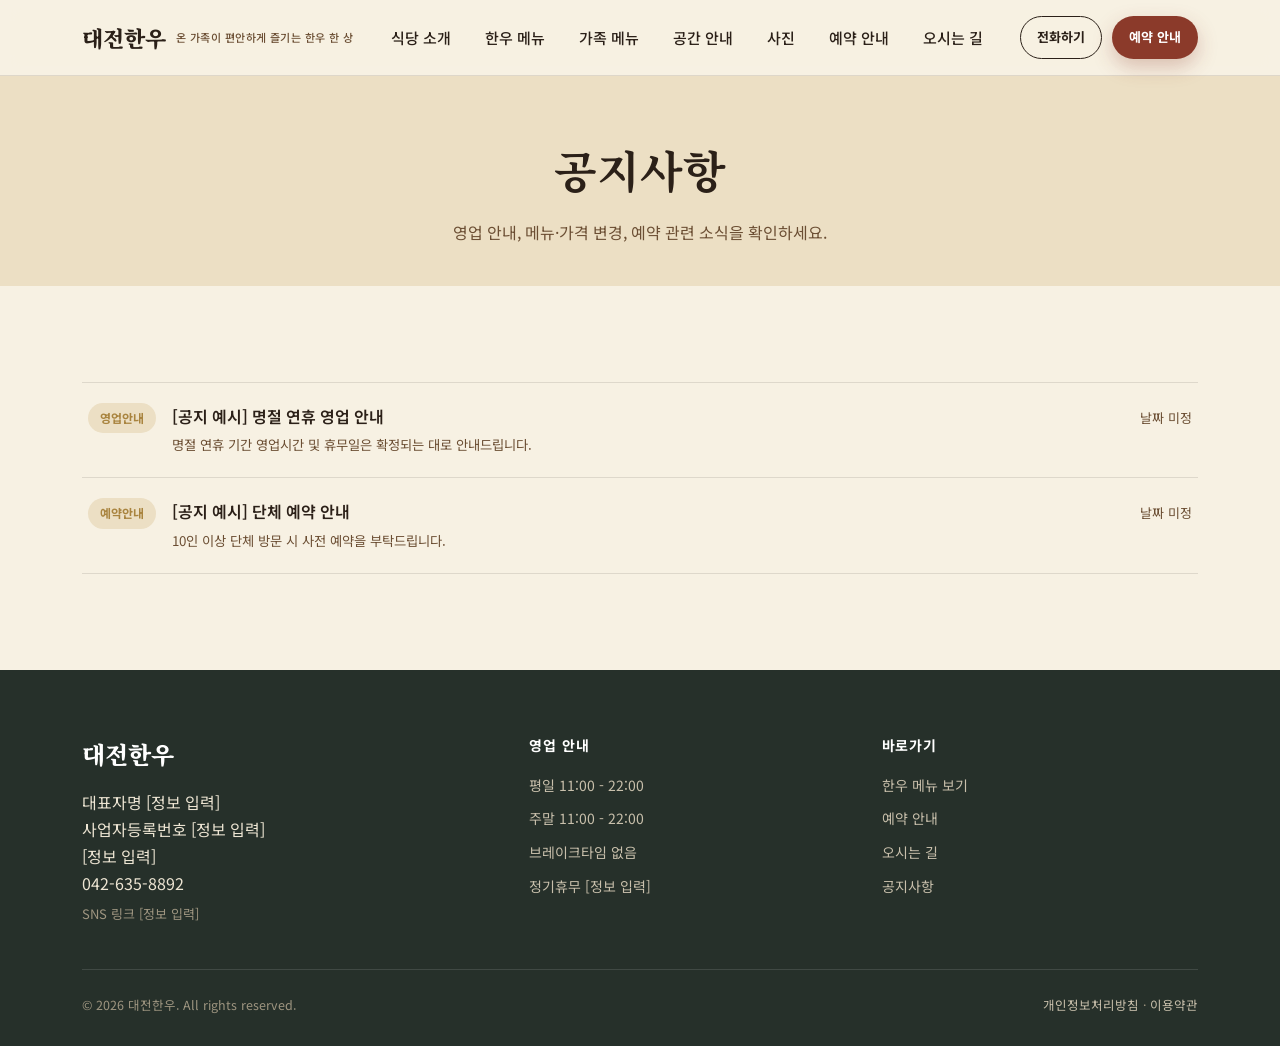
<file: notice.html>
<!DOCTYPE html>
<html lang="ko">
<head>
<meta charset="UTF-8">
<meta name="viewport" content="width=device-width, initial-scale=1.0, viewport-fit=cover">
<title>공지사항 | 대전한우</title>
<meta name="description" content="대전한우의 명절 영업 안내, 임시 휴무, 메뉴·가격 변경, 예약 안내 등 공지사항을 확인하세요.">
<link rel="canonical" href="notice.html">
<link rel="stylesheet" href="css/style.css">
</head>
<body>
<div id="site-header"></div>

<main id="main">
  <div class="page-hero">
    <div class="container">
      <h1>공지사항</h1>
      <p>영업 안내, 메뉴·가격 변경, 예약 관련 소식을 확인하세요.</p>
    </div>
  </div>

  <section class="section">
    <div class="container">
      <div class="notice-list" id="noticeFullList"></div>
    </div>
  </section>
</main>

<div id="site-footer"></div>
<div id="mobile-stickybar"></div>

<script src="data/site-config.js"></script>
<script src="data/menu-data.js"></script>
<script src="js/common.js"></script>
<script src="js/page-render.js"></script>
<script>
  document.addEventListener("DOMContentLoaded", ()=>{
    renderNoticeFull("noticeFullList");
  });
</script>
</body>
</html>
</file>
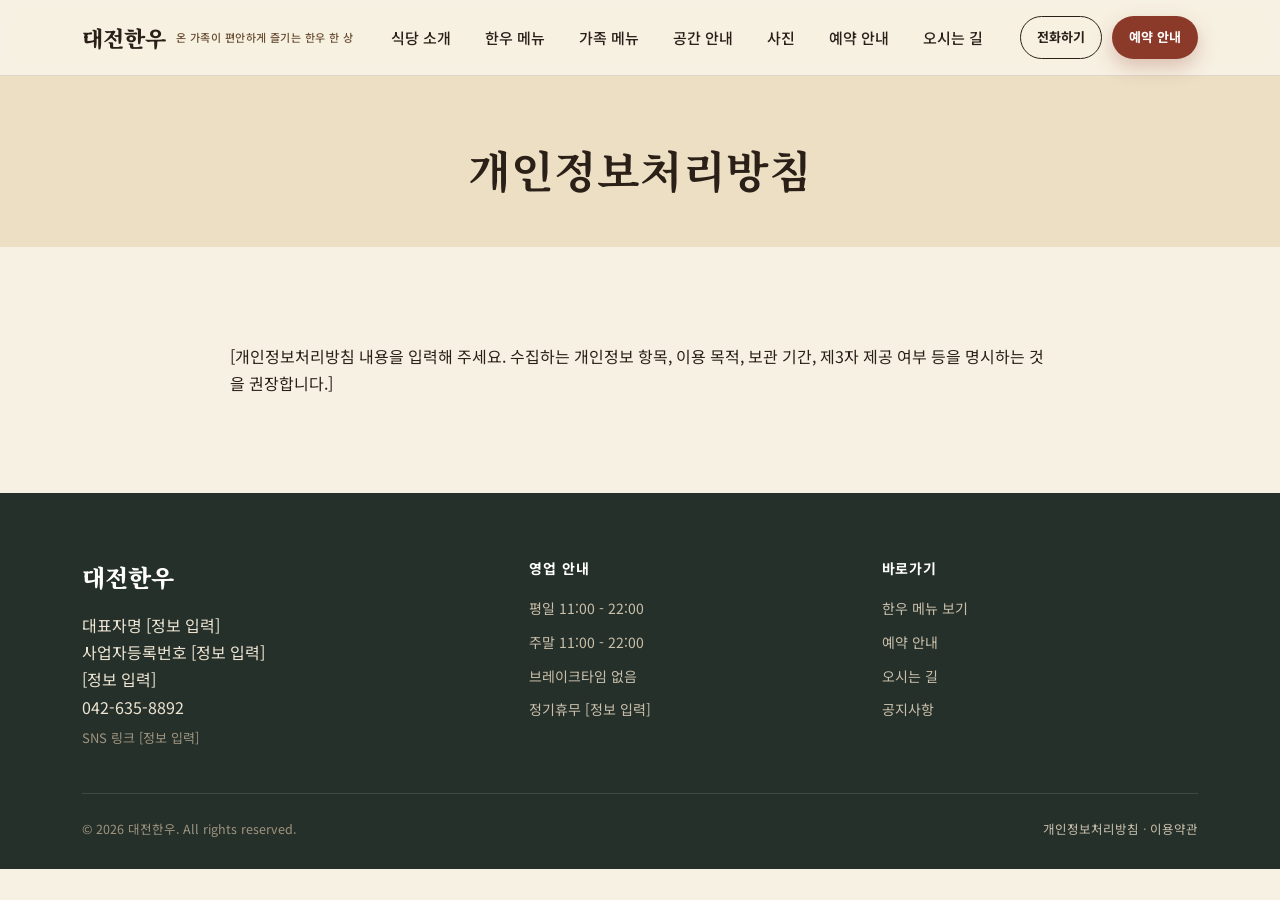
<file: privacy.html>
<!DOCTYPE html>
<html lang="ko">
<head>
<meta charset="UTF-8">
<meta name="viewport" content="width=device-width, initial-scale=1.0">
<title>개인정보처리방침 | 대전한우</title>
<link rel="stylesheet" href="css/style.css">
</head>
<body>
<div id="site-header"></div>
<main id="main">
  <div class="page-hero"><div class="container"><h1>개인정보처리방침</h1></div></div>
  <section class="section container" style="max-width:820px;">
    <p>[개인정보처리방침 내용을 입력해 주세요. 수집하는 개인정보 항목, 이용 목적, 보관 기간, 제3자 제공 여부 등을 명시하는 것을 권장합니다.]</p>
  </section>
</main>
<div id="site-footer"></div>
<div id="mobile-stickybar"></div>
<script src="data/site-config.js"></script>
<script src="data/menu-data.js"></script>
<script src="js/common.js"></script>
</body>
</html>
</file>
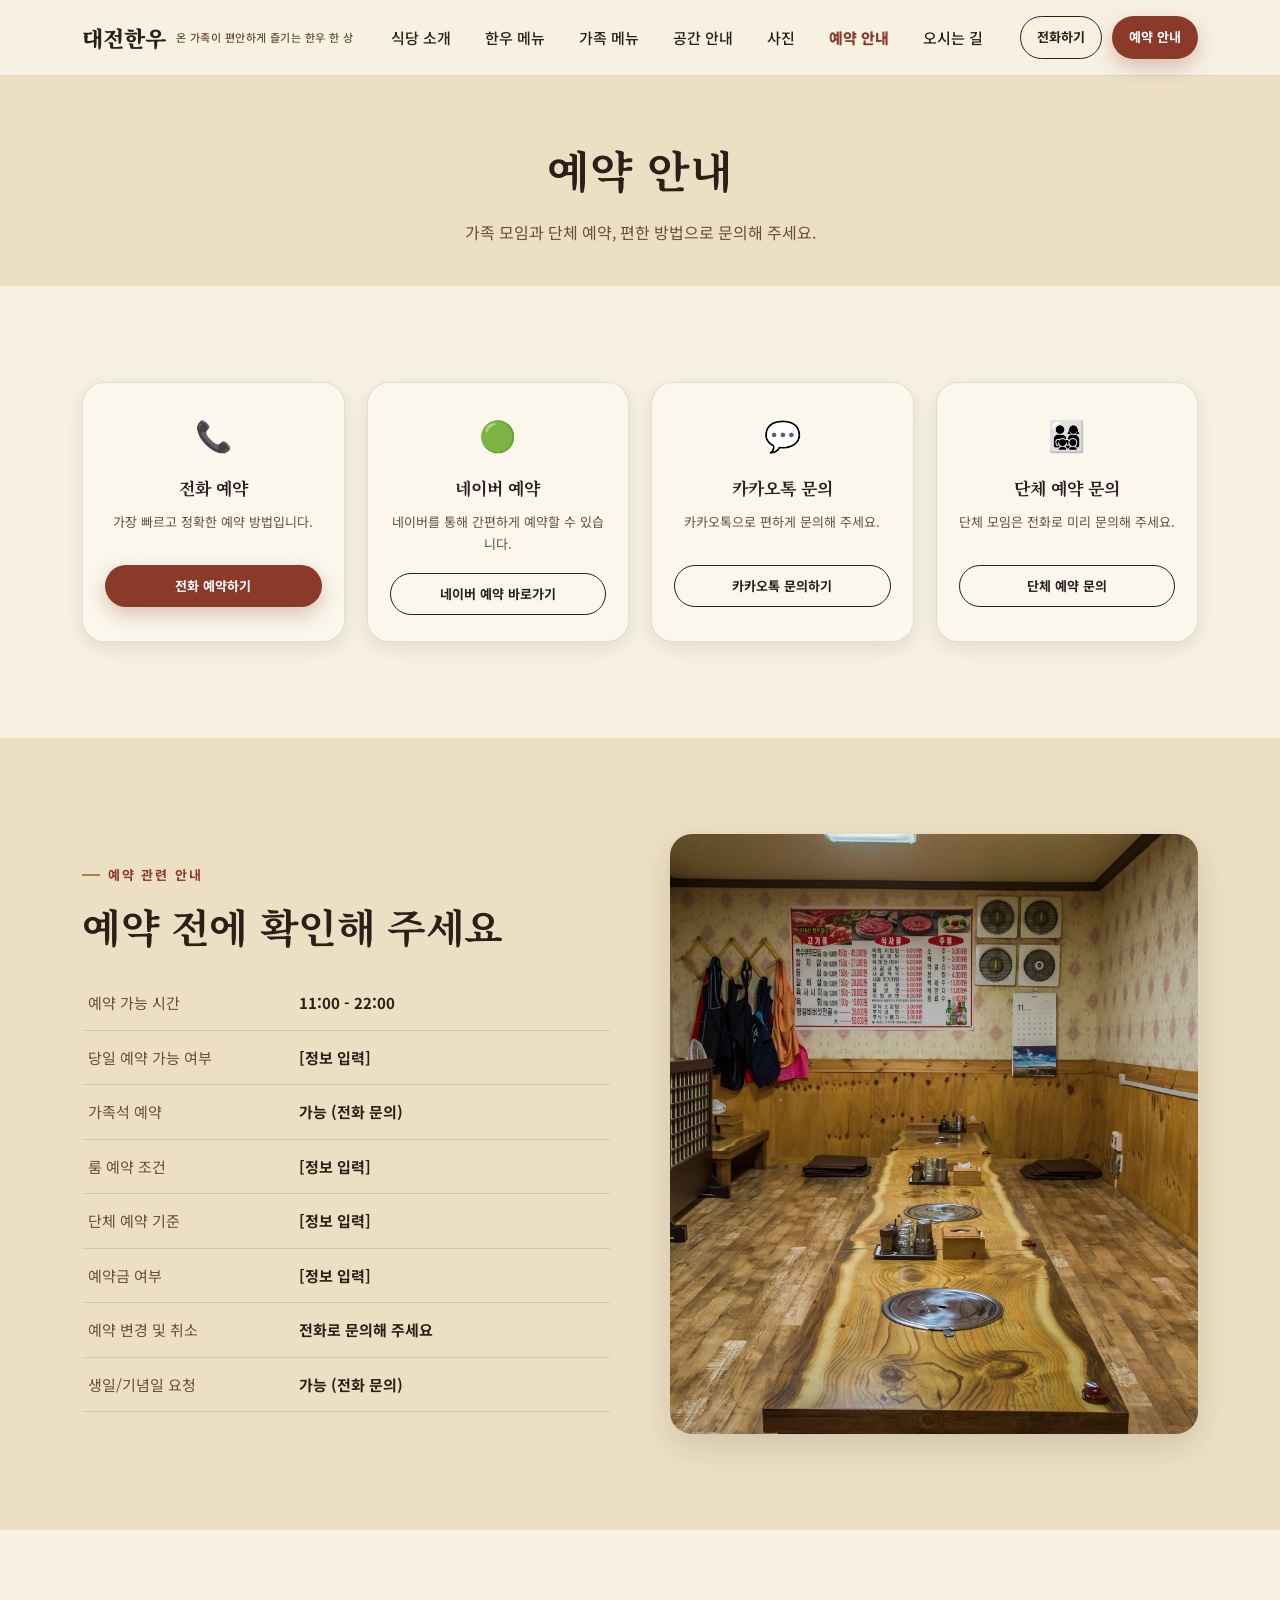
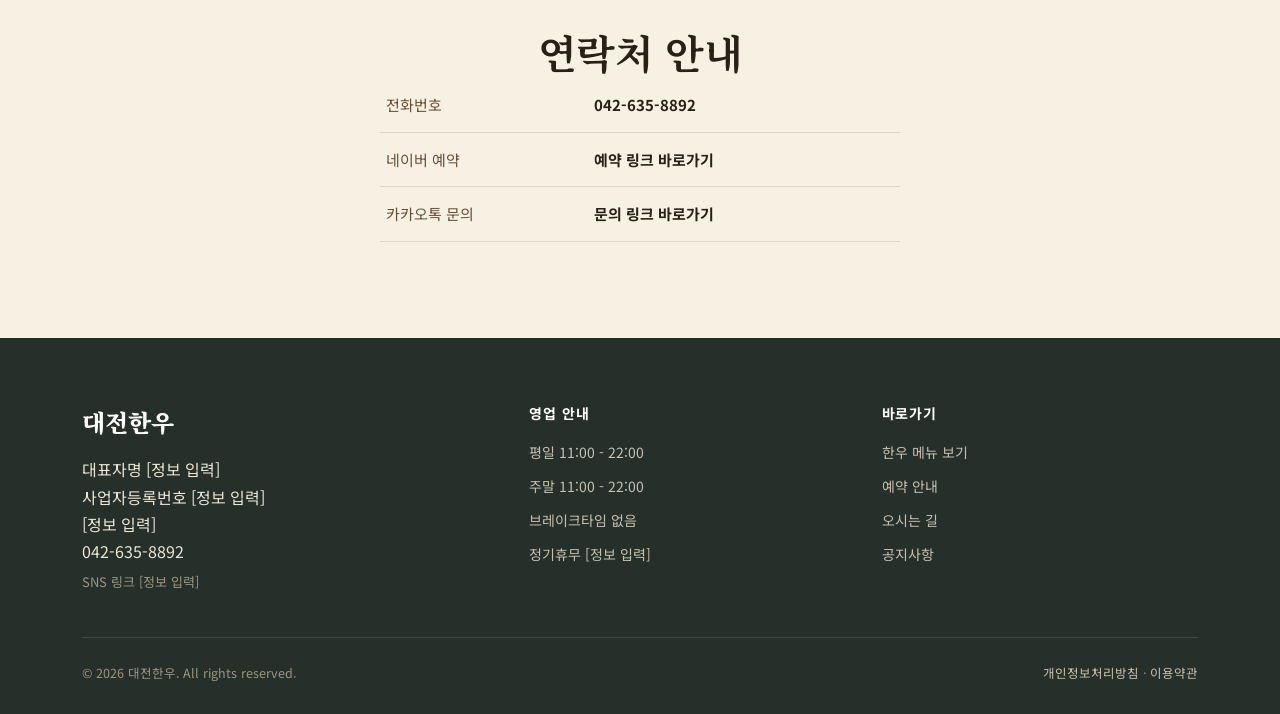
<file: reservation.html>
<!DOCTYPE html>
<html lang="ko">
<head>
<meta charset="UTF-8">
<meta name="viewport" content="width=device-width, initial-scale=1.0, viewport-fit=cover">
<title>예약 안내 | 대전한우</title>
<meta name="description" content="대전한우 전화 예약, 네이버 예약, 카카오톡 문의, 단체 예약 방법과 예약 가능 시간을 안내합니다.">
<link rel="canonical" href="reservation.html">
<meta property="og:title" content="대전한우 예약 안내">
<meta property="og:image" content="images/private-room.jpg">
<link rel="stylesheet" href="css/style.css">
</head>
<body>
<div id="site-header"></div>

<main id="main">
  <div class="page-hero">
    <div class="container">
      <h1>예약 안내</h1>
      <p>가족 모임과 단체 예약, 편한 방법으로 문의해 주세요.</p>
    </div>
  </div>

  <section class="section">
    <div class="container">
      <div class="reserve-grid">
        <div class="reserve-card">
          <div class="ico">📞</div>
          <h3>전화 예약</h3>
          <p>가장 빠르고 정확한 예약 방법입니다.</p>
          <a class="btn btn--primary btn--block btn--sm" data-fill="phoneHref" href="#">전화 예약하기</a>
        </div>
        <div class="reserve-card">
          <div class="ico">🟢</div>
          <h3>네이버 예약</h3>
          <p>네이버를 통해 간편하게 예약할 수 있습니다.</p>
          <a class="btn btn--outline btn--block btn--sm" data-fill="naverBooking" href="#">네이버 예약 바로가기</a>
        </div>
        <div class="reserve-card">
          <div class="ico">💬</div>
          <h3>카카오톡 문의</h3>
          <p>카카오톡으로 편하게 문의해 주세요.</p>
          <a class="btn btn--outline btn--block btn--sm" data-fill="kakaoChannel" href="#">카카오톡 문의하기</a>
        </div>
        <div class="reserve-card">
          <div class="ico">👨‍👩‍👧‍👦</div>
          <h3>단체 예약 문의</h3>
          <p>단체 모임은 전화로 미리 문의해 주세요.</p>
          <a class="btn btn--outline btn--block btn--sm" data-fill="phoneHref" href="#">단체 예약 문의</a>
        </div>
      </div>
    </div>
  </section>

  <section class="section section--alt">
    <div class="container">
      <div class="about-grid">
        <div>
          <div class="eyebrow">예약 관련 안내</div>
          <h2 class="section-title">예약 전에 확인해 주세요</h2>
          <table class="info-table mt-24">
            <tbody id="reservationInfoTable"></tbody>
          </table>
        </div>
        <div class="about-media">
          <img src="images/private-room.jpg" alt="가족 모임 예약이 가능한 대전한우 프라이빗 룸" loading="lazy" width="800" height="600">
        </div>
      </div>
    </div>
  </section>

  <section class="section text-center">
    <div class="container">
      <h2 class="section-title">연락처 안내</h2>
      <table class="info-table mt-24" style="max-width:520px;margin:0 auto;text-align:left;">
        <tr><td>전화번호</td><td data-fill="phone">-</td></tr>
        <tr><td>네이버 예약</td><td><a data-fill="naverBooking" href="#">예약 링크 바로가기</a></td></tr>
        <tr><td>카카오톡 문의</td><td><a data-fill="kakaoChannel" href="#">문의 링크 바로가기</a></td></tr>
      </table>
    </div>
  </section>
</main>

<div id="site-footer"></div>
<div id="mobile-stickybar"></div>

<script src="data/site-config.js"></script>
<script src="data/menu-data.js"></script>
<script src="js/common.js"></script>
<script src="js/page-render.js"></script>
<script>
  document.addEventListener("DOMContentLoaded", ()=>{
    renderReservationInfoTable("reservationInfoTable");
  });
</script>
</body>
</html>
</file>
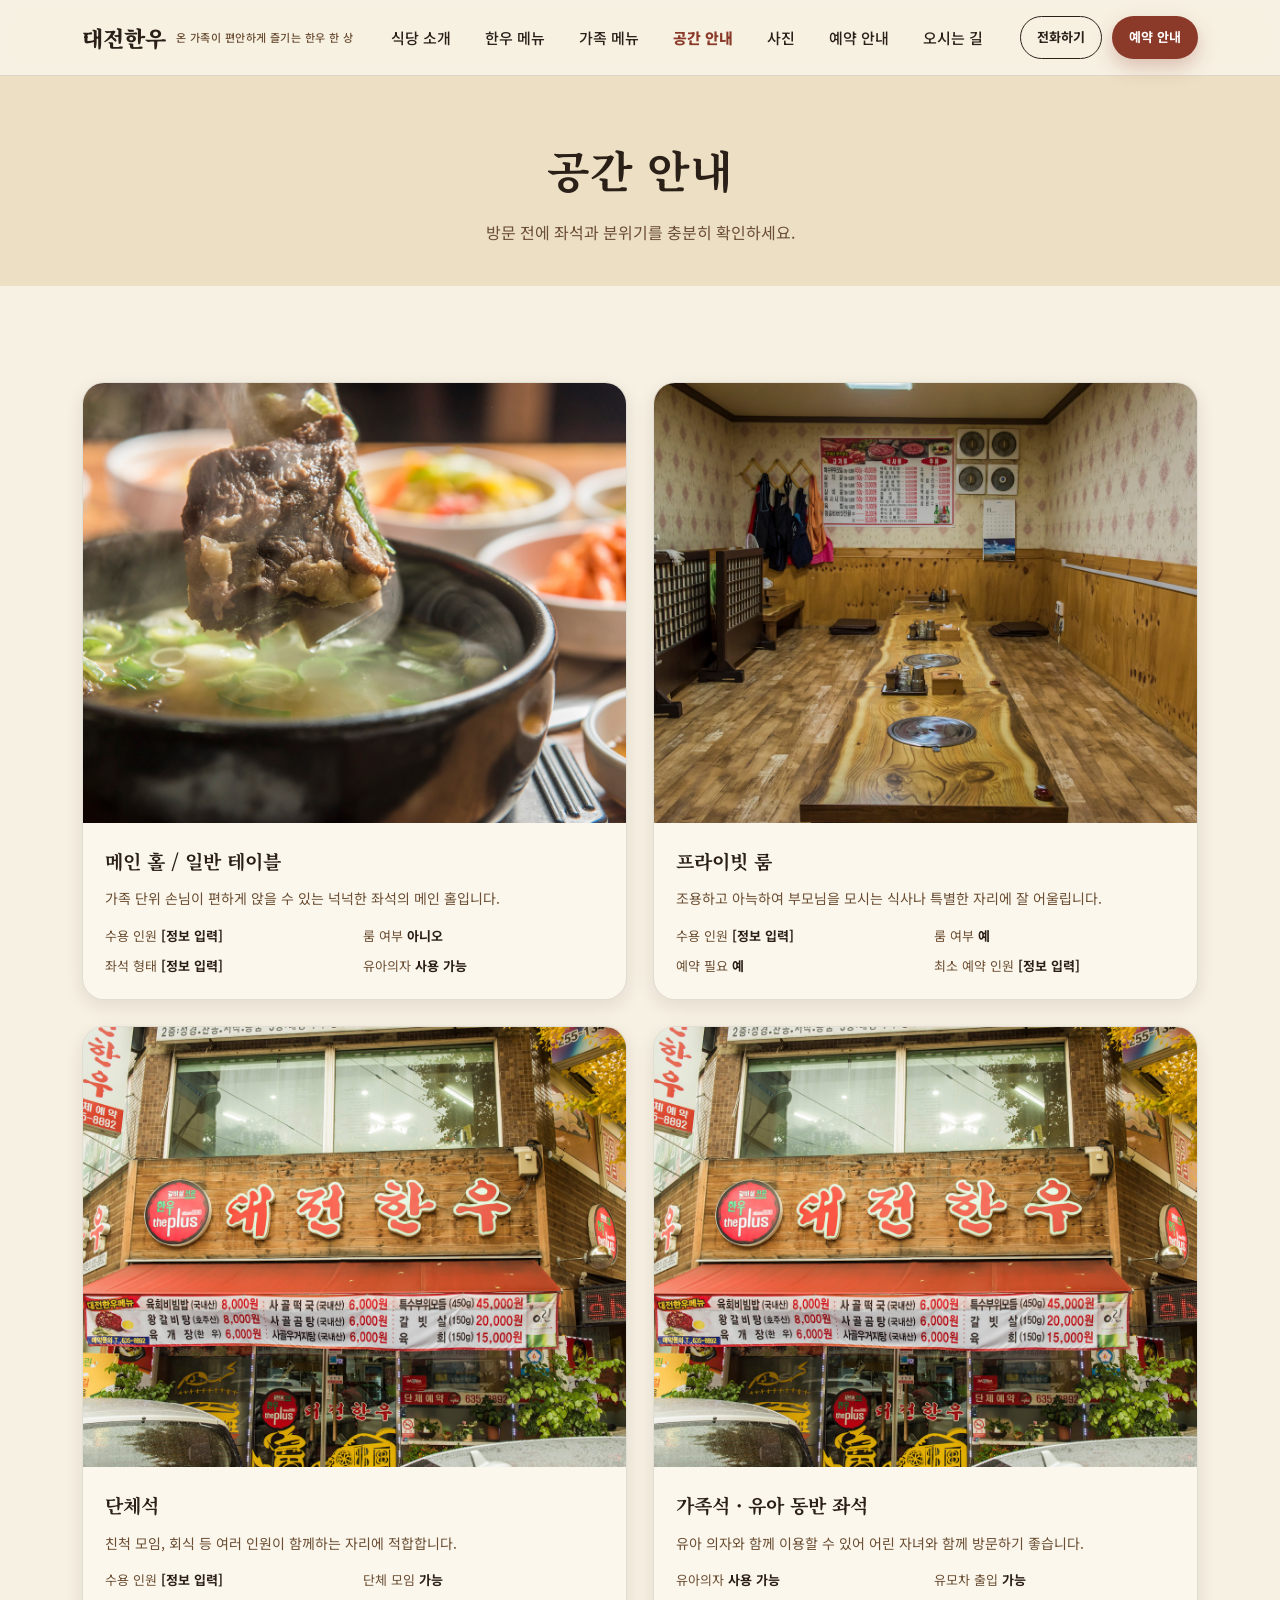
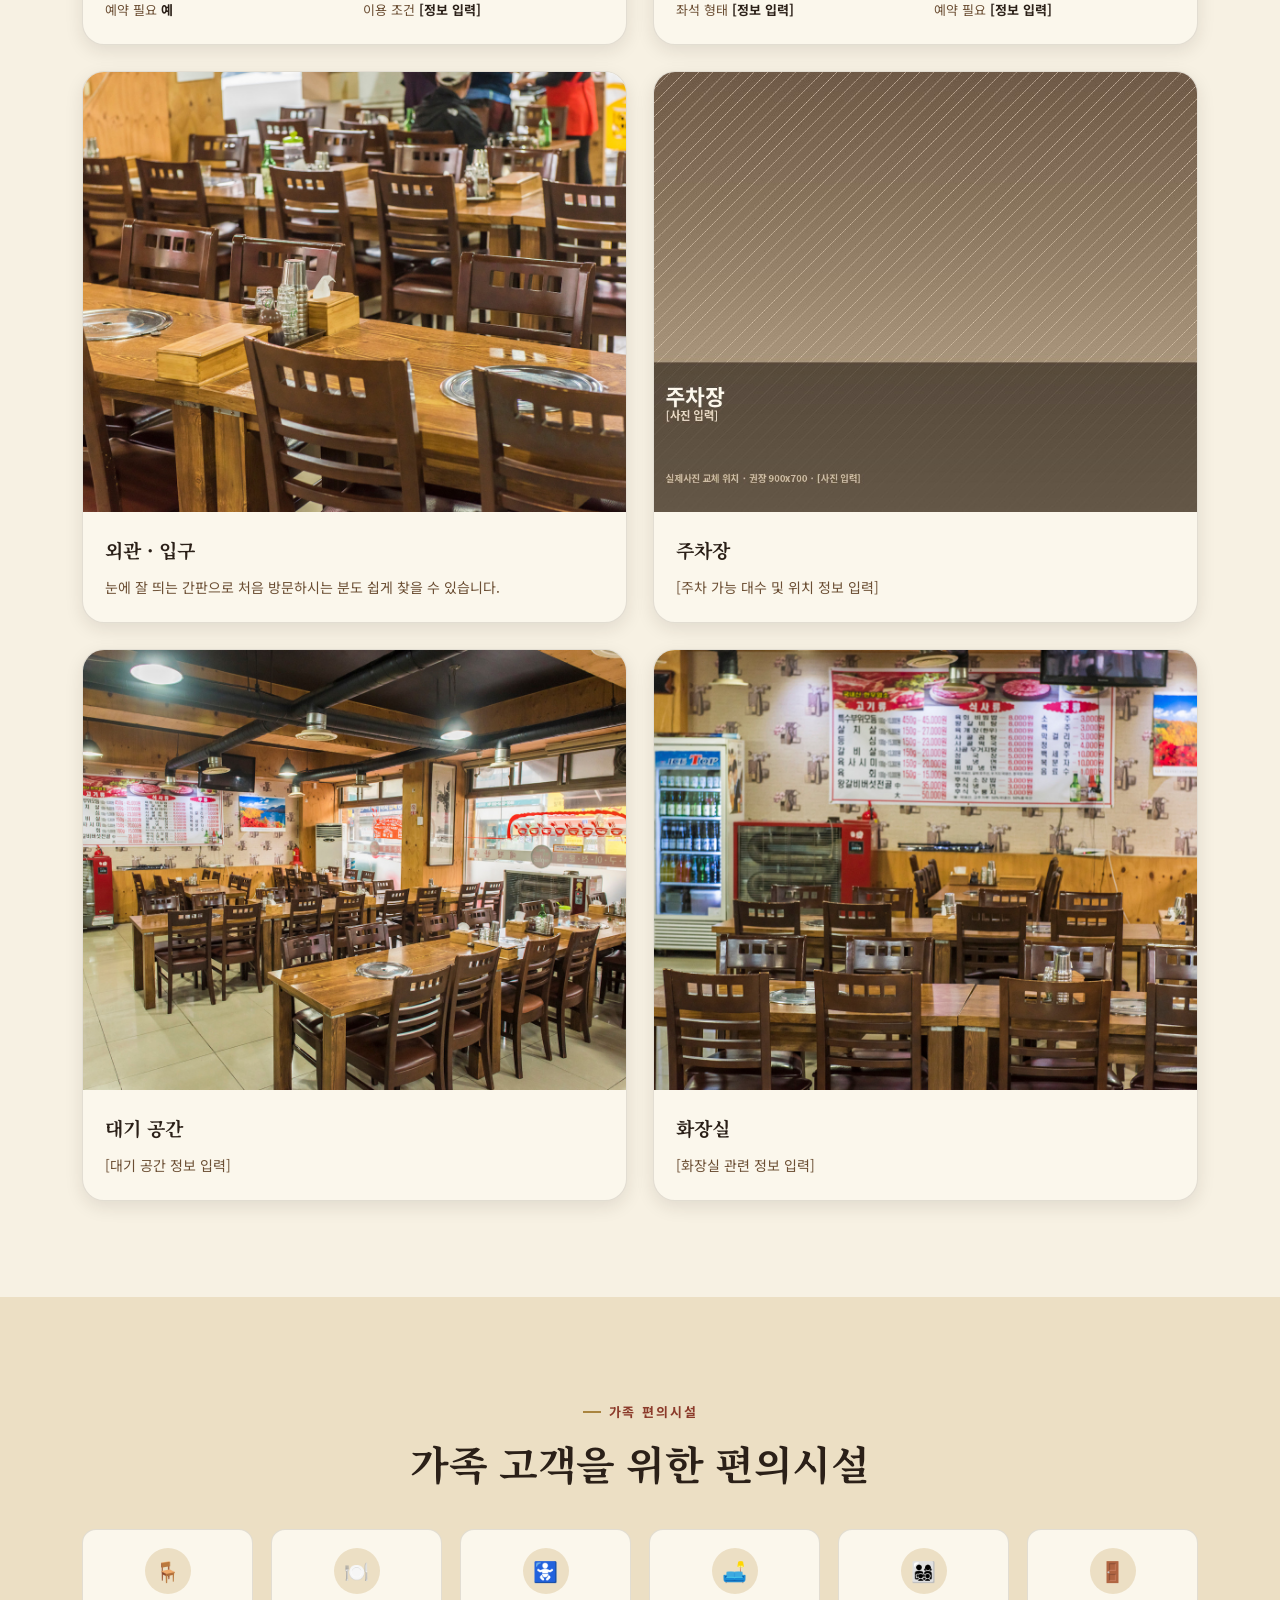
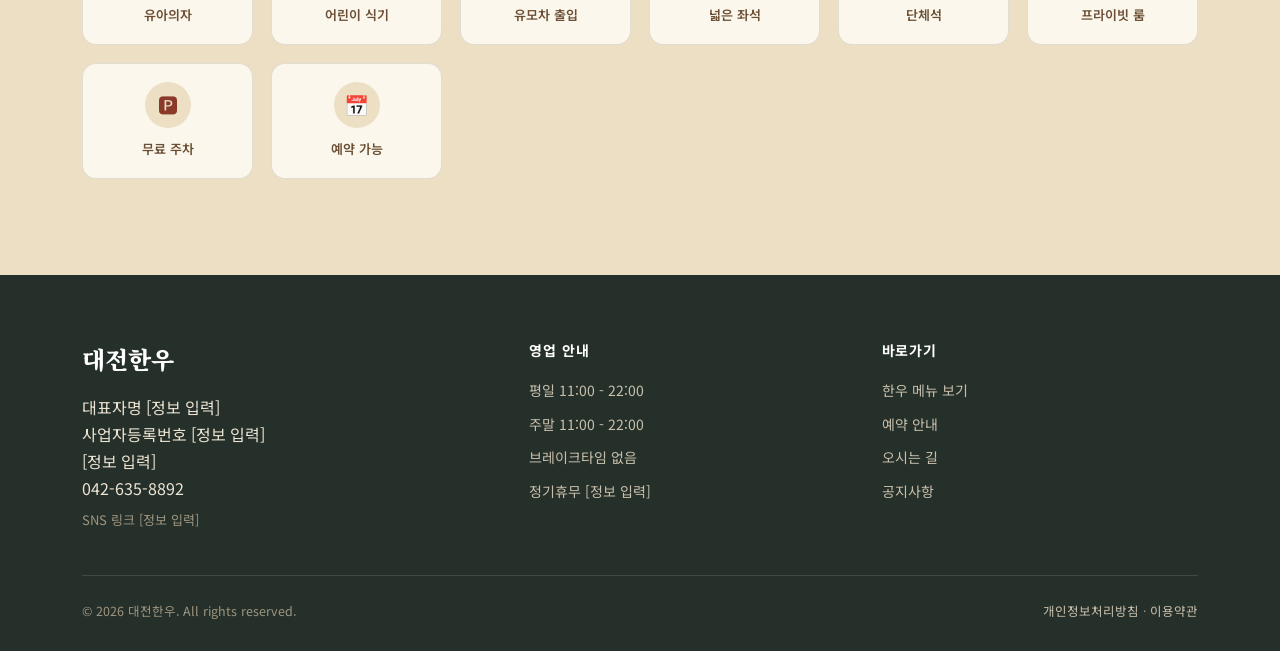
<file: space.html>
<!DOCTYPE html>
<html lang="ko">
<head>
<meta charset="UTF-8">
<meta name="viewport" content="width=device-width, initial-scale=1.0, viewport-fit=cover">
<title>공간 안내 | 대전한우</title>
<meta name="description" content="대전한우의 메인 홀, 가족석, 프라이빗 룸, 단체석, 주차장 등 공간을 사진과 함께 안내합니다.">
<link rel="canonical" href="space.html">
<meta property="og:title" content="대전한우 공간 안내">
<meta property="og:image" content="images/private-room.jpg">
<link rel="stylesheet" href="css/style.css">
</head>
<body>
<div id="site-header"></div>

<main id="main">
  <div class="page-hero">
    <div class="container">
      <h1>공간 안내</h1>
      <p>방문 전에 좌석과 분위기를 충분히 확인하세요.</p>
    </div>
  </div>

  <section class="section">
    <div class="container">
      <div class="space-grid">

        <div class="space-card">
          <img src="images/interior-main.jpg" alt="넉넉한 좌석을 갖춘 대전한우 메인 홀" loading="lazy" width="700" height="440">
          <div class="space-card-body">
            <h3>메인 홀 / 일반 테이블</h3>
            <p style="color:var(--brown-mid);font-size:14px;">가족 단위 손님이 편하게 앉을 수 있는 넉넉한 좌석의 메인 홀입니다.</p>
            <div class="space-facts">
              <div>수용 인원 <b>[정보 입력]</b></div>
              <div>룸 여부 <b>아니오</b></div>
              <div>좌석 형태 <b>[정보 입력]</b></div>
              <div>유아의자 <b>사용 가능</b></div>
            </div>
          </div>
        </div>

        <div class="space-card">
          <img src="images/private-room.jpg" alt="부모님 모시기 좋은 대전한우 프라이빗 룸" loading="lazy" width="700" height="440">
          <div class="space-card-body">
            <h3>프라이빗 룸</h3>
            <p style="color:var(--brown-mid);font-size:14px;">조용하고 아늑하여 부모님을 모시는 식사나 특별한 자리에 잘 어울립니다.</p>
            <div class="space-facts">
              <div>수용 인원 <b>[정보 입력]</b></div>
              <div>룸 여부 <b>예</b></div>
              <div>예약 필요 <b>예</b></div>
              <div>최소 예약 인원 <b>[정보 입력]</b></div>
            </div>
          </div>
        </div>

        <div class="space-card">
          <img src="images/private-room2.jpg" alt="단체 모임이 가능한 대전한우 단체석 룸" loading="lazy" width="700" height="440">
          <div class="space-card-body">
            <h3>단체석</h3>
            <p style="color:var(--brown-mid);font-size:14px;">친척 모임, 회식 등 여러 인원이 함께하는 자리에 적합합니다.</p>
            <div class="space-facts">
              <div>수용 인원 <b>[정보 입력]</b></div>
              <div>단체 모임 <b>가능</b></div>
              <div>예약 필요 <b>예</b></div>
              <div>이용 조건 <b>[정보 입력]</b></div>
            </div>
          </div>
        </div>

        <div class="space-card">
          <img src="images/family-table.jpg" alt="유아 동반 가족을 위한 테이블" loading="lazy" width="700" height="440">
          <div class="space-card-body">
            <h3>가족석 · 유아 동반 좌석</h3>
            <p style="color:var(--brown-mid);font-size:14px;">유아 의자와 함께 이용할 수 있어 어린 자녀와 함께 방문하기 좋습니다.</p>
            <div class="space-facts">
              <div>유아의자 <b>사용 가능</b></div>
              <div>유모차 출입 <b>가능</b></div>
              <div>좌석 형태 <b>[정보 입력]</b></div>
              <div>예약 필요 <b>[정보 입력]</b></div>
            </div>
          </div>
        </div>

        <div class="space-card">
          <img src="images/exterior.jpg" alt="대전한우 매장 외관" loading="lazy" width="700" height="440">
          <div class="space-card-body">
            <h3>외관 · 입구</h3>
            <p style="color:var(--brown-mid);font-size:14px;">눈에 잘 띄는 간판으로 처음 방문하시는 분도 쉽게 찾을 수 있습니다.</p>
          </div>
        </div>

        <div class="space-card">
          <img src="images/parking.jpg" alt="대전한우 주차장" loading="lazy" width="700" height="440">
          <div class="space-card-body">
            <h3>주차장</h3>
            <p style="color:var(--brown-mid);font-size:14px;">[주차 가능 대수 및 위치 정보 입력]</p>
          </div>
        </div>

        <div class="space-card">
          <img src="images/waiting-area.jpg" alt="대기 공간" loading="lazy" width="700" height="440">
          <div class="space-card-body">
            <h3>대기 공간</h3>
            <p style="color:var(--brown-mid);font-size:14px;">[대기 공간 정보 입력]</p>
          </div>
        </div>

        <div class="space-card">
          <img src="images/entrance.jpg" alt="입구" loading="lazy" width="700" height="440">
          <div class="space-card-body">
            <h3>화장실</h3>
            <p style="color:var(--brown-mid);font-size:14px;">[화장실 관련 정보 입력]</p>
          </div>
        </div>

      </div>
    </div>
  </section>

  <section class="section section--alt" id="amenities">
    <div class="container">
      <div class="section-head section-head--center">
        <div class="eyebrow">가족 편의시설</div>
        <h2 class="section-title">가족 고객을 위한 편의시설</h2>
      </div>
      <div class="amenity-grid" id="amenityGrid"></div>
    </div>
  </section>
</main>

<div id="site-footer"></div>
<div id="mobile-stickybar"></div>

<script src="data/site-config.js"></script>
<script src="data/menu-data.js"></script>
<script src="js/common.js"></script>
<script src="js/page-render.js"></script>
<script>
  document.addEventListener("DOMContentLoaded", ()=>{
    renderAmenities("amenityGrid");
  });
</script>
</body>
</html>
</file>
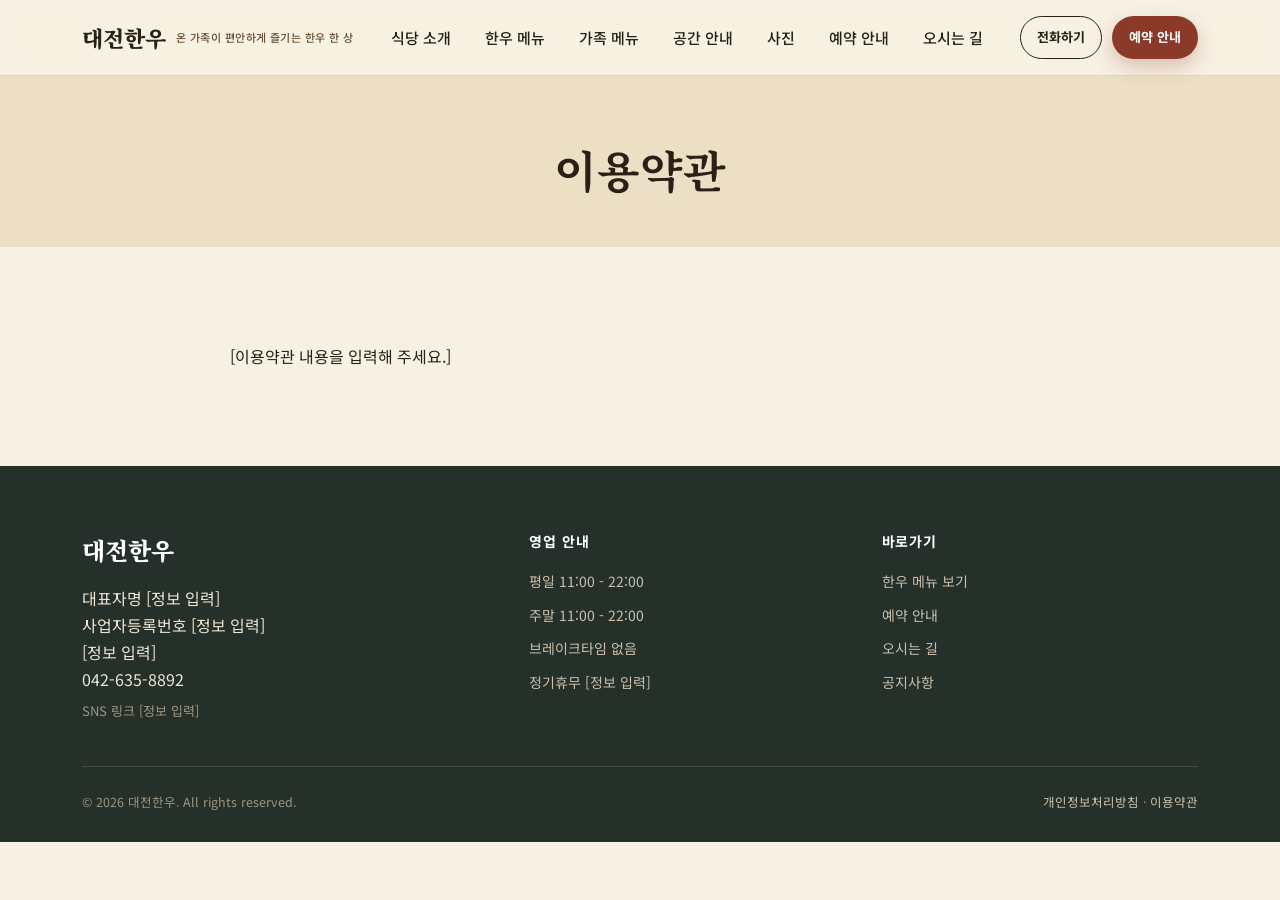
<file: terms.html>
<!DOCTYPE html>
<html lang="ko">
<head>
<meta charset="UTF-8">
<meta name="viewport" content="width=device-width, initial-scale=1.0">
<title>이용약관 | 대전한우</title>
<link rel="stylesheet" href="css/style.css">
</head>
<body>
<div id="site-header"></div>
<main id="main">
  <div class="page-hero"><div class="container"><h1>이용약관</h1></div></div>
  <section class="section container" style="max-width:820px;">
    <p>[이용약관 내용을 입력해 주세요.]</p>
  </section>
</main>
<div id="site-footer"></div>
<div id="mobile-stickybar"></div>
<script src="data/site-config.js"></script>
<script src="data/menu-data.js"></script>
<script src="js/common.js"></script>
</body>
</html>
</file>
<file: css/style.css>
/* =====================================================================
   대전한우 (임시 상호) 웹사이트 스타일시트
   디자인 콘셉트: "좋은 한우를 온 가족이 편안하게 즐기는 따뜻한 외식 공간"
   ===================================================================== */

/* ---------- 0. 폰트 ---------- */
@import url("https://fonts.googleapis.com/css2?family=Noto+Serif+KR:wght@500;700;900&family=Noto+Sans+KR:wght@400;500;700;900&display=swap");

/* ---------- 1. 디자인 토큰 ---------- */
:root{
  /* 메인 색상 */
  --ivory:        #F7F1E3;   /* 배경(밝음) */
  --beige:        #ECDFC4;   /* 배경(카드/보조) */
  --cream:        #FBF7EC;   /* 카드 표면 */
  --brown-deep:   #2B2018;   /* 본문 텍스트 / 짙은 갈색 */
  --brown-mid:    #6B4E33;   /* 보조 텍스트 */

  /* 보조 색상 */
  --green-deep:   #26302A;   /* 짙은 녹색(먹색 대체) - 네비/푸터 */
  --green-soft:   #3C4A3E;

  /* 포인트 색상 */
  --brass:        #A9843F;   /* 황동/은은한 금색 */
  --brass-soft:   #D8BE87;

  /* 강조 색상 */
  --ember:        #8B3A2A;   /* 차분한 적갈색 (숯불/도장) */
  --ember-soft:   #B3583F;

  /* 유틸리티 */
  --line:         rgba(43,32,24,0.12);
  --shadow-soft:  0 12px 32px rgba(43,32,24,0.14);
  --shadow-card:  0 6px 18px rgba(43,32,24,0.10);

  --radius-lg: 22px;
  --radius-md: 14px;
  --radius-sm: 8px;

  --font-display: "Noto Serif KR", serif;
  --font-body: "Noto Sans KR", sans-serif;

  --header-h: 76px;
}

*{ box-sizing:border-box; }
html{ scroll-behavior:smooth; scroll-padding-top: calc(var(--header-h) + 12px); }
body{
  margin:0;
  font-family: var(--font-body);
  color: var(--brown-deep);
  background: var(--ivory);
  line-height:1.7;
  -webkit-font-smoothing:antialiased;
  padding-bottom: 74px; /* mobile sticky bar space */
}
@media (min-width:900px){ body{ padding-bottom:0; } }

img{ max-width:100%; display:block; }
a{ color:inherit; text-decoration:none; }
ul{ list-style:none; margin:0; padding:0; }
h1,h2,h3,h4{ font-family: var(--font-display); margin:0; color:var(--brown-deep); }
p{ margin:0; }
button{ font-family:inherit; cursor:pointer; }

.container{ max-width:1180px; margin:0 auto; padding:0 20px; }
@media (min-width:768px){ .container{ padding:0 32px; } }

.section{ padding:64px 0; }
@media (min-width:900px){ .section{ padding:96px 0; } }
.section--alt{ background:var(--beige); }

.eyebrow{
  display:inline-flex; align-items:center; gap:8px;
  font-size:13px; letter-spacing:.14em; font-weight:700;
  color:var(--ember); text-transform:uppercase; margin-bottom:14px;
}
.eyebrow::before{
  content:""; width:18px; height:2px; background:var(--brass); display:inline-block;
}
.section-title{
  font-size: clamp(26px, 4vw, 40px);
  font-weight:700; line-height:1.3; letter-spacing:-0.01em;
}
.section-sub{
  margin-top:14px; color:var(--brown-mid); font-size:16px; max-width:640px;
}
.section-head{ margin-bottom:40px; }
.section-head--center{ text-align:center; margin-left:auto; margin-right:auto; }
.section-head--center .section-sub{ margin-left:auto; margin-right:auto; }

/* ---------- 시그니처 요소: 한우 등급 도장 배지 ---------- */
.grade-stamp{
  position:relative;
  display:inline-flex; flex-direction:column; align-items:center; justify-content:center;
  width:104px; height:104px; border-radius:50%;
  border:3px solid var(--brass-soft);
  background: radial-gradient(circle at 35% 30%, #fffaf0, var(--cream) 60%);
  color:var(--ember);
  transform: rotate(-8deg);
  box-shadow: var(--shadow-card);
  flex-shrink:0;
}
.grade-stamp::before{
  content:""; position:absolute; inset:8px; border-radius:50%;
  border:1px dashed rgba(139,58,42,.45);
}
.grade-stamp b{ font-family:var(--font-display); font-size:20px; line-height:1; }
.grade-stamp span{ font-size:10px; letter-spacing:.08em; margin-top:4px; }
.grade-stamp.small{ width:64px; height:64px; }
.grade-stamp.small b{ font-size:13px; }
.grade-stamp.small span{ font-size:8px; }

/* ---------- 2. 헤더 / 상단 메뉴 ---------- */
.site-header{
  position:fixed; top:0; left:0; right:0; z-index:1000;
  height:var(--header-h);
  background:rgba(247,241,227,0.92);
  backdrop-filter:saturate(160%) blur(10px);
  border-bottom:1px solid var(--line);
  transition:box-shadow .25s ease, background .25s ease;
}
.site-header.is-scrolled{ box-shadow:0 6px 20px rgba(43,32,24,.10); }
.site-header .container{ height:100%; display:flex; align-items:center; justify-content:space-between; }

.brand{ display:flex; align-items:center; gap:10px; font-family:var(--font-display); font-weight:900; font-size:22px; color:var(--brown-deep); }
.brand small{ display:block; font-family:var(--font-body); font-weight:500; font-size:11px; color:var(--brown-mid); letter-spacing:.04em; }

.nav-desktop{ display:none; }
@media (min-width:1000px){
  .nav-desktop{ display:flex; align-items:center; gap:2px; }
  .nav-desktop a{
    padding:10px 16px; font-size:15px; font-weight:500; border-radius:999px;
    color:var(--brown-deep); position:relative;
  }
  .nav-desktop a:hover{ background:var(--beige); }
}
.nav-cta{ display:none; }
@media (min-width:1000px){
  .nav-cta{ display:flex; gap:10px; align-items:center; }
}

.btn{
  display:inline-flex; align-items:center; justify-content:center; gap:8px;
  padding:12px 22px; border-radius:999px; font-weight:700; font-size:15px;
  border:1px solid transparent; transition:transform .15s ease, box-shadow .15s ease, background .2s ease;
  white-space:nowrap;
}
.btn:active{ transform:scale(.97); }
.btn--primary{ background:var(--ember); color:#fff; box-shadow:0 8px 20px rgba(139,58,42,.28); }
.btn--primary:hover{ background:#7a3123; }
.btn--brass{ background:var(--brass); color:#fff; box-shadow:0 8px 20px rgba(169,132,63,.28); }
.btn--brass:hover{ background:#93732f; }
.btn--outline{ background:transparent; border-color:var(--brown-deep); color:var(--brown-deep); }
.btn--outline:hover{ background:var(--brown-deep); color:#fff; }
.btn--ghost-light{ background:rgba(255,255,255,0.14); border-color:rgba(255,255,255,0.5); color:#fff; }
.btn--ghost-light:hover{ background:rgba(255,255,255,0.26); }
.btn--sm{ padding:9px 16px; font-size:13px; }
.btn--block{ width:100%; }

.hamburger{
  display:flex; flex-direction:column; gap:5px; width:26px; padding:8px;
  background:none; border:none;
}
@media (min-width:1000px){ .hamburger{ display:none; } }
.hamburger span{ height:2px; background:var(--brown-deep); border-radius:2px; transition:.25s; }
.hamburger.is-open span:nth-child(1){ transform:translateY(7px) rotate(45deg); }
.hamburger.is-open span:nth-child(2){ opacity:0; }
.hamburger.is-open span:nth-child(3){ transform:translateY(-7px) rotate(-45deg); }

.mobile-nav{
  position:fixed; inset:var(--header-h) 0 0 0; z-index:999;
  background:var(--ivory);
  transform:translateX(100%); transition:transform .3s ease;
  overflow-y:auto;
}
.mobile-nav.is-open{ transform:translateX(0); }
.mobile-nav .container{ padding-top:20px; padding-bottom:40px; }
.mobile-nav a{
  display:block; padding:18px 4px; font-size:19px; font-weight:700;
  border-bottom:1px solid var(--line); font-family:var(--font-display);
}
.mobile-nav .nav-cta-mobile{ margin-top:24px; display:flex; flex-direction:column; gap:12px; }

/* ---------- 3. 히어로 ---------- */
.hero{
  position:relative; margin-top:var(--header-h);
  min-height:88vh; display:flex; align-items:flex-end;
  color:#fff; overflow:hidden;
}
.hero-media{ position:absolute; inset:0; }
.hero-media img{ width:100%; height:100%; object-fit:cover; }
.hero-media::after{
  content:""; position:absolute; inset:0;
  background:linear-gradient(180deg, rgba(20,14,10,.15) 0%, rgba(20,14,10,.35) 55%, rgba(18,13,9,.86) 100%);
}
.hero-content{ position:relative; padding:48px 0 44px; width:100%; }
.hero-eyebrow{ display:flex; align-items:center; gap:10px; font-size:14px; letter-spacing:.1em; color:var(--brass-soft); font-weight:700; margin-bottom:18px; }
.hero-title{
  font-size:clamp(32px, 6vw, 58px); font-weight:900; line-height:1.28; max-width:720px;
  text-shadow:0 4px 20px rgba(0,0,0,.25);
}
.hero-sub{ margin-top:18px; font-size:clamp(15px,2vw,18px); color:#F1E7D2; max-width:560px; }
.hero-actions{ display:flex; flex-wrap:wrap; gap:12px; margin-top:30px; }
.hero-stamp{ position:absolute; right:24px; top:-40px; z-index:2; }
@media (max-width:640px){ .hero-stamp{ display:none; } }

.hero-info-bar{
  position:relative; background:var(--cream); border-top:1px solid var(--line);
}
.hero-info-grid{
  display:grid; grid-template-columns:repeat(2,1fr); gap:0;
}
@media (min-width:700px){ .hero-info-grid{ grid-template-columns:repeat(5,1fr);} }
.hero-info-item{
  padding:20px 18px; border-right:1px solid var(--line); border-bottom:1px solid var(--line);
  text-align:center;
}
@media (min-width:700px){ .hero-info-item:last-child{ border-right:none; } .hero-info-item{ border-bottom:none; } }
.hero-info-item .label{ font-size:12px; color:var(--brown-mid); letter-spacing:.05em; }
.hero-info-item .value{ margin-top:6px; font-weight:700; font-size:16px; color:var(--brown-deep); }

/* ---------- 4. 핵심 가치 ---------- */
.value-grid{ display:grid; gap:22px; margin-top:12px; }
@media (min-width:760px){ .value-grid{ grid-template-columns:repeat(3,1fr); } }
.value-card{
  background:var(--cream); border-radius:var(--radius-lg); padding:32px 26px;
  box-shadow:var(--shadow-card); border:1px solid var(--line);
}
.value-card .grade-stamp{ margin-bottom:18px; }
.value-card h3{ font-size:20px; margin-bottom:10px; }
.value-card p{ color:var(--brown-mid); font-size:15px; }

.about-grid{ display:grid; gap:40px; align-items:center; }
@media (min-width:900px){ .about-grid{ grid-template-columns:1fr 1fr; gap:60px; } }
.about-media{ position:relative; border-radius:var(--radius-lg); overflow:hidden; box-shadow:var(--shadow-soft); }
.about-media img{ aspect-ratio:4/3; object-fit:cover; }

/* ---------- 5. 메뉴 카드 ---------- */
.menu-grid{ display:grid; gap:26px; }
@media (min-width:640px){ .menu-grid{ grid-template-columns:repeat(2,1fr); } }
@media (min-width:1024px){ .menu-grid{ grid-template-columns:repeat(3,1fr); } }

.menu-card{
  background:var(--cream); border-radius:var(--radius-lg); overflow:hidden;
  box-shadow:var(--shadow-card); border:1px solid var(--line);
  display:flex; flex-direction:column;
  transition:transform .2s ease, box-shadow .2s ease;
}
.menu-card:hover{ transform:translateY(-4px); box-shadow:var(--shadow-soft); }
.menu-card-media{ position:relative; aspect-ratio:4/3; overflow:hidden; }
.menu-card-media img{ width:100%; height:100%; object-fit:cover; }
.menu-card-badge{
  position:absolute; top:14px; left:14px; background:var(--ember); color:#fff;
  font-size:12px; font-weight:700; padding:6px 12px; border-radius:999px;
  box-shadow:0 4px 10px rgba(0,0,0,.18);
}
.menu-card-sig{
  position:absolute; bottom:-18px; right:16px;
}
.menu-card-body{ padding:24px 20px 20px; flex:1; display:flex; flex-direction:column; }
.menu-card-title{ font-size:19px; font-weight:700; margin-bottom:6px; }
.menu-card-meta{ font-size:13px; color:var(--brown-mid); margin-bottom:10px; }
.menu-card-desc{ font-size:14px; color:var(--brown-mid); flex:1; margin-bottom:16px; }
.menu-card-footer{
  display:flex; align-items:flex-end; justify-content:space-between;
  border-top:1px dashed var(--line); padding-top:14px;
}
.menu-price{ font-family:var(--font-display); font-weight:700; font-size:22px; color:var(--ember); }
.menu-price small{ font-family:var(--font-body); font-size:12px; color:var(--brown-mid); font-weight:400; display:block; }
.menu-people{ font-size:12px; color:var(--brown-mid); text-align:right; }

/* 태그(칩) */
.chip-row{ display:flex; flex-wrap:wrap; gap:8px; }
.chip{
  font-size:12px; padding:6px 12px; border-radius:999px; background:var(--beige);
  color:var(--brown-mid); font-weight:500; border:1px solid var(--line);
}
.chip--spicy{ background:#F3D9CE; color:#8B3A2A; }
.chip--kids{ background:#E4EFE0; color:#3C5B34; }

/* 필터 탭 */
.filter-tabs{ display:flex; gap:10px; flex-wrap:wrap; margin-bottom:32px; }
.filter-tab{
  padding:10px 18px; border-radius:999px; border:1px solid var(--line);
  background:var(--cream); font-size:14px; font-weight:600; color:var(--brown-mid);
}
.filter-tab.is-active{ background:var(--brown-deep); color:#fff; border-color:var(--brown-deep); }

/* ---------- 6. 세트 메뉴 테이블 ---------- */
.set-grid{ display:grid; gap:22px; }
@media (min-width:760px){ .set-grid{ grid-template-columns:repeat(2,1fr); } }
.set-card{
  background:var(--cream); border:1px solid var(--line); border-radius:var(--radius-lg);
  padding:28px; box-shadow:var(--shadow-card);
}
.set-card h3{ font-size:20px; margin-bottom:4px; }
.set-card .set-people{ font-size:13px; color:var(--brass); font-weight:700; margin-bottom:16px; }
.set-row{ display:flex; justify-content:space-between; gap:16px; padding:10px 0; border-bottom:1px solid var(--line); font-size:14px; }
.set-row:last-of-type{ border-bottom:none; }
.set-row .k{ color:var(--brown-mid); flex-shrink:0; }
.set-row .v{ text-align:right; font-weight:600; }
.set-price{ margin-top:16px; display:flex; justify-content:space-between; align-items:center; }
.set-price .amt{ font-family:var(--font-display); font-size:24px; color:var(--ember); font-weight:700; }

/* ---------- 7. 공간 카드 ---------- */
.space-grid{ display:grid; gap:26px; }
@media (min-width:700px){ .space-grid{ grid-template-columns:repeat(2,1fr); } }
.space-card{
  background:var(--cream); border-radius:var(--radius-lg); overflow:hidden; border:1px solid var(--line);
  box-shadow:var(--shadow-card);
}
.space-card img{ aspect-ratio:16/10; object-fit:cover; width:100%; }
.space-card-body{ padding:22px; }
.space-card h3{ font-size:19px; margin-bottom:10px; }
.space-facts{ display:grid; grid-template-columns:1fr 1fr; gap:8px 16px; margin-top:14px; font-size:13px; }
.space-facts div{ color:var(--brown-mid); }
.space-facts b{ color:var(--brown-deep); }

/* ---------- 8. 편의시설 아이콘 ---------- */
.amenity-grid{ display:grid; grid-template-columns:repeat(2,1fr); gap:18px; }
@media (min-width:640px){ .amenity-grid{ grid-template-columns:repeat(4,1fr); } }
@media (min-width:900px){ .amenity-grid{ grid-template-columns:repeat(6,1fr); } }
.amenity-item{
  display:flex; flex-direction:column; align-items:center; gap:10px; text-align:center;
  padding:18px 10px; background:var(--cream); border-radius:var(--radius-md); border:1px solid var(--line);
}
.amenity-item .ico{
  width:46px; height:46px; border-radius:50%; background:var(--beige);
  display:flex; align-items:center; justify-content:center; color:var(--ember); font-size:20px;
}
.amenity-item span{ font-size:13px; font-weight:600; color:var(--brown-mid); }

/* ---------- 9. 방문 목적 ---------- */
.purpose-scroll{ display:flex; gap:18px; overflow-x:auto; padding-bottom:10px; scroll-snap-type:x mandatory; }
.purpose-scroll::-webkit-scrollbar{ height:6px; }
.purpose-scroll::-webkit-scrollbar-thumb{ background:var(--brass-soft); border-radius:99px; }
.purpose-card{
  scroll-snap-align:start; flex:0 0 220px; border-radius:var(--radius-lg); overflow:hidden;
  position:relative; height:280px; box-shadow:var(--shadow-card);
}
.purpose-card img{ width:100%; height:100%; object-fit:cover; }
.purpose-card::after{ content:""; position:absolute; inset:0; background:linear-gradient(180deg,transparent 40%, rgba(20,14,10,.82)); }
.purpose-card span{ position:absolute; left:16px; right:16px; bottom:16px; color:#fff; font-weight:700; font-size:15px; z-index:1; }

/* ---------- 10. 갤러리 ---------- */
.gallery-grid{
  display:grid; grid-template-columns:repeat(2,1fr); gap:14px;
}
@media (min-width:640px){ .gallery-grid{ grid-template-columns:repeat(3,1fr); gap:18px; } }
@media (min-width:1024px){ .gallery-grid{ grid-template-columns:repeat(4,1fr); } }
.gallery-item{
  border-radius:var(--radius-md); overflow:hidden; cursor:pointer; position:relative;
  aspect-ratio:1/1; background:var(--beige);
}
.gallery-item img{ width:100%; height:100%; object-fit:cover; transition:transform .3s ease; }
.gallery-item:hover img{ transform:scale(1.06); }

.lightbox{
  position:fixed; inset:0; z-index:2000; background:rgba(15,10,7,.94);
  display:none; align-items:center; justify-content:center; flex-direction:column;
}
.lightbox.is-open{ display:flex; }
.lightbox img{ max-width:92vw; max-height:78vh; border-radius:8px; box-shadow:0 20px 50px rgba(0,0,0,.5); }
.lightbox-caption{ color:#F1E7D2; margin-top:16px; font-size:14px; text-align:center; padding:0 20px; }
.lightbox-close{ position:absolute; top:20px; right:24px; color:#fff; font-size:32px; background:none; border:none; }
.lightbox-nav{ position:absolute; top:50%; transform:translateY(-50%); background:rgba(255,255,255,.12); border:none; color:#fff; font-size:26px; width:52px; height:52px; border-radius:50%; }
.lightbox-nav.prev{ left:14px; } .lightbox-nav.next{ right:14px; }
@media (min-width:768px){ .lightbox-nav.prev{ left:30px; } .lightbox-nav.next{ right:30px; } }

/* ---------- 11. 후기 ---------- */
.review-grid{ display:grid; gap:20px; }
@media (min-width:700px){ .review-grid{ grid-template-columns:repeat(2,1fr); } }
@media (min-width:1024px){ .review-grid{ grid-template-columns:repeat(3,1fr); } }
.review-card{
  background:var(--cream); border-radius:var(--radius-md); border:1px solid var(--line);
  padding:22px; box-shadow:var(--shadow-card);
}
.review-tag{ font-size:12px; color:var(--brass); font-weight:700; margin-bottom:10px; display:inline-block; }
.review-empty{
  grid-column:1/-1; text-align:center; padding:60px 20px; color:var(--brown-mid);
  border:1.5px dashed var(--line); border-radius:var(--radius-lg); background:var(--cream);
}

/* ---------- 12. 예약 ---------- */
.reserve-grid{ display:grid; gap:22px; }
@media (min-width:760px){ .reserve-grid{ grid-template-columns:repeat(2,1fr); } }
@media (min-width:1024px){ .reserve-grid{ grid-template-columns:repeat(4,1fr); } }
.reserve-card{
  background:var(--cream); border:1px solid var(--line); border-radius:var(--radius-lg);
  padding:26px 22px; text-align:center; box-shadow:var(--shadow-card);
}
.reserve-card .ico{ font-size:30px; margin-bottom:14px; }
.reserve-card h3{ font-size:17px; margin-bottom:8px; }
.reserve-card p{ font-size:13px; color:var(--brown-mid); margin-bottom:18px; min-height:36px; }

.info-table{ width:100%; border-collapse:collapse; }
.info-table tr{ border-bottom:1px solid var(--line); }
.info-table td{ padding:14px 6px; font-size:15px; }
.info-table td:first-child{ color:var(--brown-mid); width:40%; }
.info-table td:last-child{ font-weight:700; }

/* ---------- 13. 오시는 길 ---------- */
.map-wrap{
  border-radius:var(--radius-lg); overflow:hidden; box-shadow:var(--shadow-soft);
  border:1px solid var(--line); background:var(--beige);
  aspect-ratio:16/9; display:flex; align-items:center; justify-content:center;
  color:var(--brown-mid); text-align:center; padding:20px;
}
.direction-actions{ display:flex; flex-wrap:wrap; gap:10px; margin-top:20px; }

/* ---------- 14. 공지사항 ---------- */
.notice-list{ border-top:1px solid var(--line); }
.notice-item{ display:flex; gap:16px; align-items:baseline; padding:20px 6px; border-bottom:1px solid var(--line); }
.notice-item .cat{ flex-shrink:0; font-size:12px; font-weight:700; color:var(--brass); background:var(--beige); padding:5px 12px; border-radius:999px; }
.notice-item .title{ font-weight:600; flex:1; }
.notice-item .date{ flex-shrink:0; font-size:13px; color:var(--brown-mid); }

/* ---------- 15. 공지 미리보기(메인) ---------- */
.notice-preview{ background:var(--cream); border:1px solid var(--line); border-radius:var(--radius-lg); padding:8px 24px; }
.notice-preview .notice-item:last-child{ border-bottom:none; }

/* ---------- 16. 푸터 ---------- */
.site-footer{ background:var(--green-deep); color:#EDE5D3; padding:64px 0 30px; }
.footer-grid{ display:grid; gap:36px; }
@media (min-width:800px){ .footer-grid{ grid-template-columns:1.3fr 1fr 1fr; } }
.footer-brand{ font-family:var(--font-display); font-size:24px; font-weight:900; color:#fff; margin-bottom:14px; }
.footer-col h4{ color:#fff; font-size:14px; letter-spacing:.06em; margin-bottom:16px; font-family:var(--font-body); font-weight:700; }
.footer-col p, .footer-col li{ font-size:14px; color:#C9C0AC; margin-bottom:10px; }
.footer-col a:hover{ color:#fff; }
.footer-sns{ display:flex; gap:12px; margin-top:6px; }
.footer-sns a{ width:38px; height:38px; border-radius:50%; background:rgba(255,255,255,.08); display:flex; align-items:center; justify-content:center; }
.footer-bottom{ border-top:1px solid rgba(255,255,255,.12); margin-top:44px; padding-top:24px; font-size:12.5px; color:#9E9580; display:flex; flex-wrap:wrap; gap:12px 24px; justify-content:space-between; }
.footer-bottom a{ color:#C9C0AC; }

/* ---------- 17. 모바일 하단 고정 바 ---------- */
.mobile-stickybar{
  position:fixed; left:0; right:0; bottom:0; z-index:900;
  background:var(--cream); border-top:1px solid var(--line);
  display:grid; grid-template-columns:repeat(3,1fr);
  box-shadow:0 -6px 20px rgba(43,32,24,.10);
}
@media (min-width:900px){ .mobile-stickybar{ display:none; } }
.mobile-stickybar a{
  display:flex; flex-direction:column; align-items:center; justify-content:center; gap:4px;
  padding:11px 4px 10px; font-size:12px; font-weight:700; color:var(--brown-deep);
  border-right:1px solid var(--line);
}
.mobile-stickybar a:last-child{ border-right:none; }
.mobile-stickybar a.is-primary{ background:var(--ember); color:#fff; }
.mobile-stickybar .ico{ font-size:19px; }

/* ---------- 18. 유틸 ---------- */
.mt-8{ margin-top:8px;} .mt-16{margin-top:16px;} .mt-24{margin-top:24px;} .mt-40{margin-top:40px;}
.text-center{ text-align:center; }
.tag-scroll-x{ overflow-x:auto; }
.page-hero{
  margin-top:var(--header-h); background:var(--beige); padding:56px 0 40px; text-align:center;
}
.page-hero h1{ font-size:clamp(28px,4.4vw,44px); }
.page-hero p{ margin-top:12px; color:var(--brown-mid); }
.load-more-wrap{ text-align:center; margin-top:36px; }
.badge-inline{ display:inline-block; background:var(--beige); color:var(--brown-mid); font-size:12px; padding:4px 10px; border-radius:999px; margin-left:8px; }

.divider-ember{
  display:flex; align-items:center; gap:12px; margin:8px 0 0;
}
.divider-ember::before, .divider-ember::after{ content:""; flex:1; height:1px; background:var(--line); }
.divider-ember .dot{ width:8px; height:8px; border-radius:50%; background:var(--ember); }

.skip-link{ position:absolute; left:-999px; top:0; background:#fff; padding:10px; z-index:2000; }
.skip-link:focus{ left:10px; top:10px; }

:focus-visible{ outline:3px solid var(--brass); outline-offset:2px; }

@media (prefers-reduced-motion: reduce){
  *{ animation:none !important; transition:none !important; scroll-behavior:auto !important; }
}
</file>
